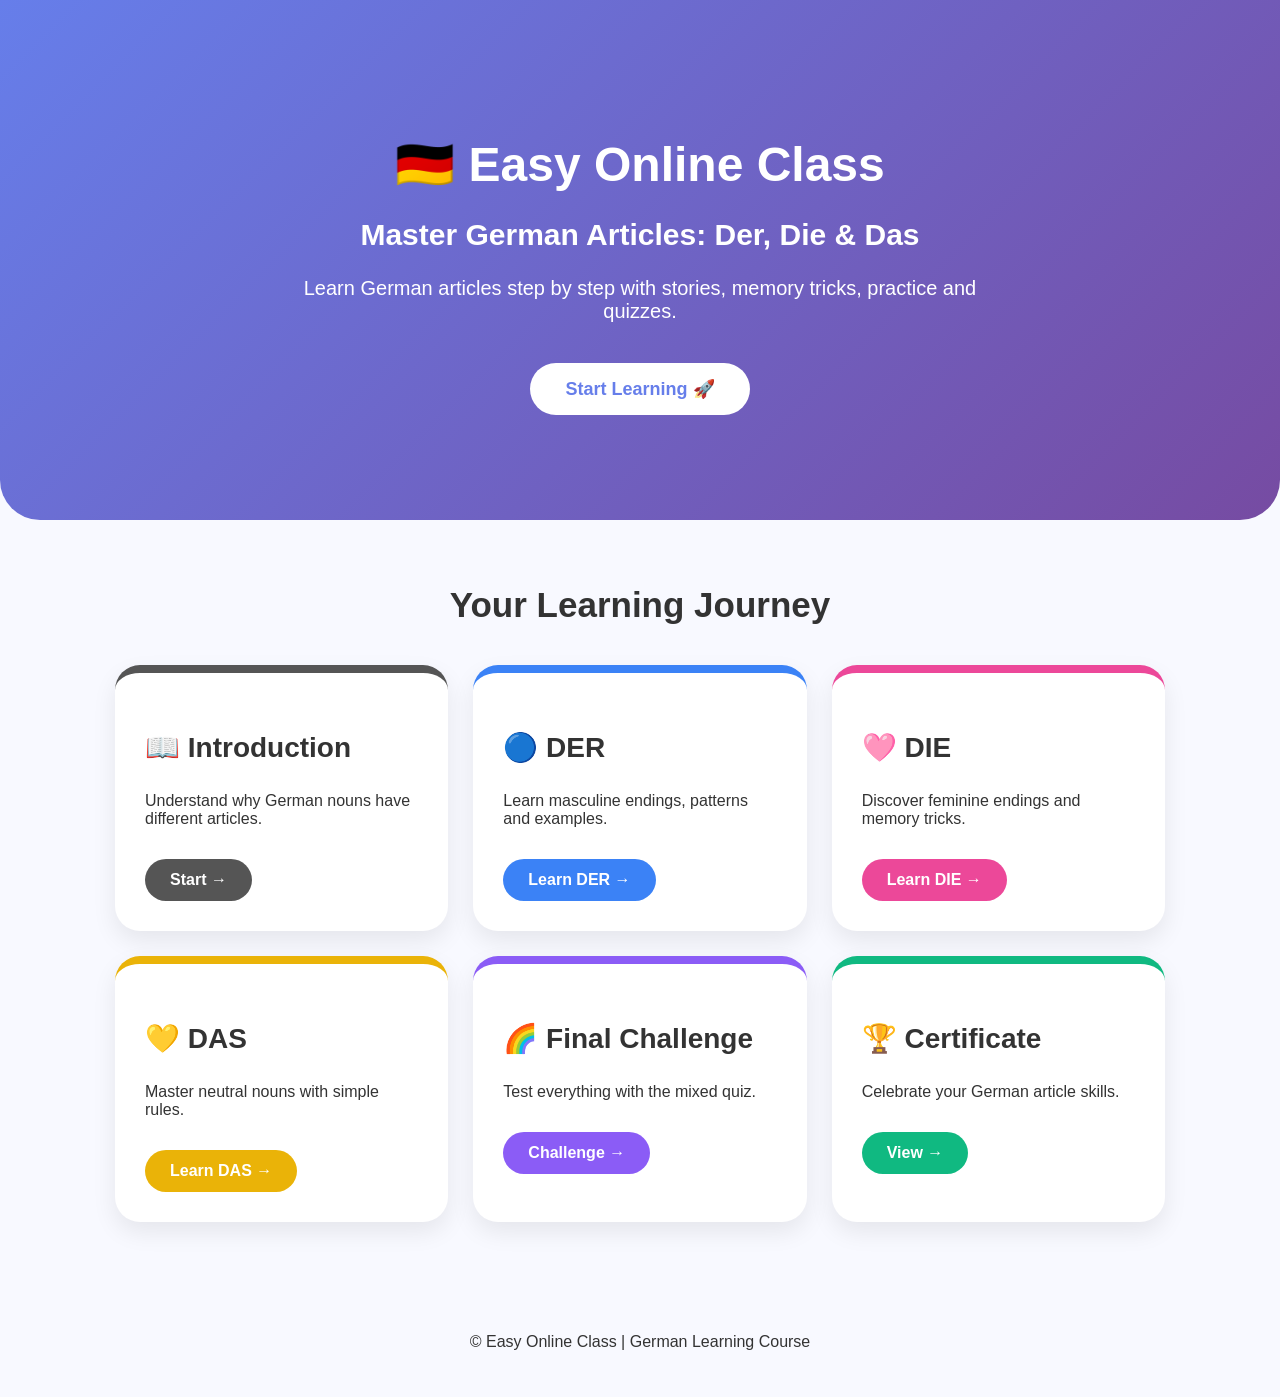
<file: index.html>
<!DOCTYPE html>
<html lang="en">
<head>
<meta charset="UTF-8">
<meta name="viewport" content="width=device-width, initial-scale=1.0">
<title>Easy Online Class - German Articles</title>
<link rel="stylesheet" href="style.css">
</head>

<body>

<header class="hero">
    <div class="container">
        <h1>🇩🇪 Easy Online Class</h1>
        <h2>Master German Articles: Der, Die & Das</h2>
        <p>
            Learn German articles step by step with stories,
            memory tricks, practice and quizzes.
        </p>

        <a href="introduction.html" class="main-btn">
            Start Learning 🚀
        </a>
    </div>
</header>


<section class="container">

<h2 class="section-title">Your Learning Journey</h2>

<div class="cards">

<div class="card intro">
<h3>📖 Introduction</h3>
<p>
Understand why German nouns have different articles.
</p>
<a href="introduction.html">Start →</a>
</div>


<div class="card der">
<h3>🔵 DER</h3>
<p>
Learn masculine endings, patterns and examples.
</p>
<a href="der-endings.html">Learn DER →</a>
</div>


<div class="card die">
<h3>🩷 DIE</h3>
<p>
Discover feminine endings and memory tricks.
</p>
<a href="die-endings.html">Learn DIE →</a>
</div>


<div class="card das">
<h3>💛 DAS</h3>
<p>
Master neutral nouns with simple rules.
</p>
<a href="das-endings.html">Learn DAS →</a>
</div>


<div class="card mixed">
<h3>🌈 Final Challenge</h3>
<p>
Test everything with the mixed quiz.
</p>
<a href="mixed-quiz.html">Challenge →</a>
</div>


<div class="card certificate">
<h3>🏆 Certificate</h3>
<p>
Celebrate your German article skills.
</p>
<a href="certificate.html">View →</a>
</div>


</div>

</section>


<footer>
<p>© Easy Online Class | German Learning Course</p>
</footer>


<script src="script.js"></script>

</body>
</html>
</file>
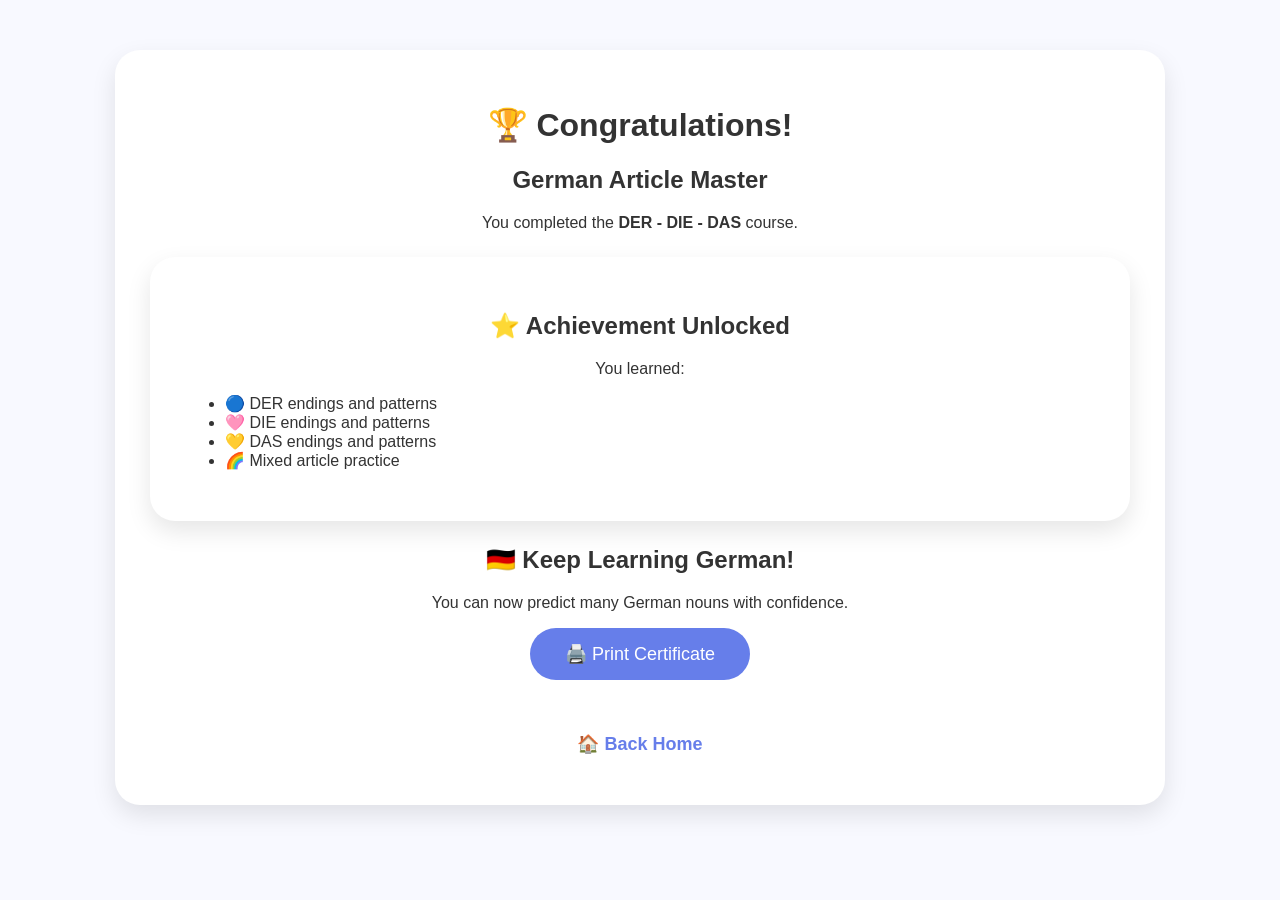
<file: certificate.html>
<!DOCTYPE html>
<html lang="en">

<head>

<meta charset="UTF-8">
<meta name="viewport" content="width=device-width, initial-scale=1.0">

<title>Certificate</title>

<link rel="stylesheet" href="style.css">

</head>


<body>


<div class="container">


<div class="lesson-box" style="text-align:center;">


<h1>
🏆 Congratulations!
</h1>



<h2>
German Article Master
</h2>


<p>
You completed the
<strong>DER - DIE - DAS</strong>
course.
</p>


<div class="lesson-box">


<h2>
⭐ Achievement Unlocked
</h2>


<p>
You learned:

</p>


<ul style="text-align:left;">

<li>🔵 DER endings and patterns</li>

<li>🩷 DIE endings and patterns</li>

<li>💛 DAS endings and patterns</li>

<li>🌈 Mixed article practice</li>

</ul>


</div>



<h2>
🇩🇪 Keep Learning German!
</h2>


<p>
You can now predict many German nouns
with confidence.
</p>



<button class="quiz-btn" onclick="window.print()">

🖨️ Print Certificate

</button>



<br><br>


<a href="index.html" class="main-btn">

🏠 Back Home

</a>


</div>


</div>



</body>

</html>
</file>
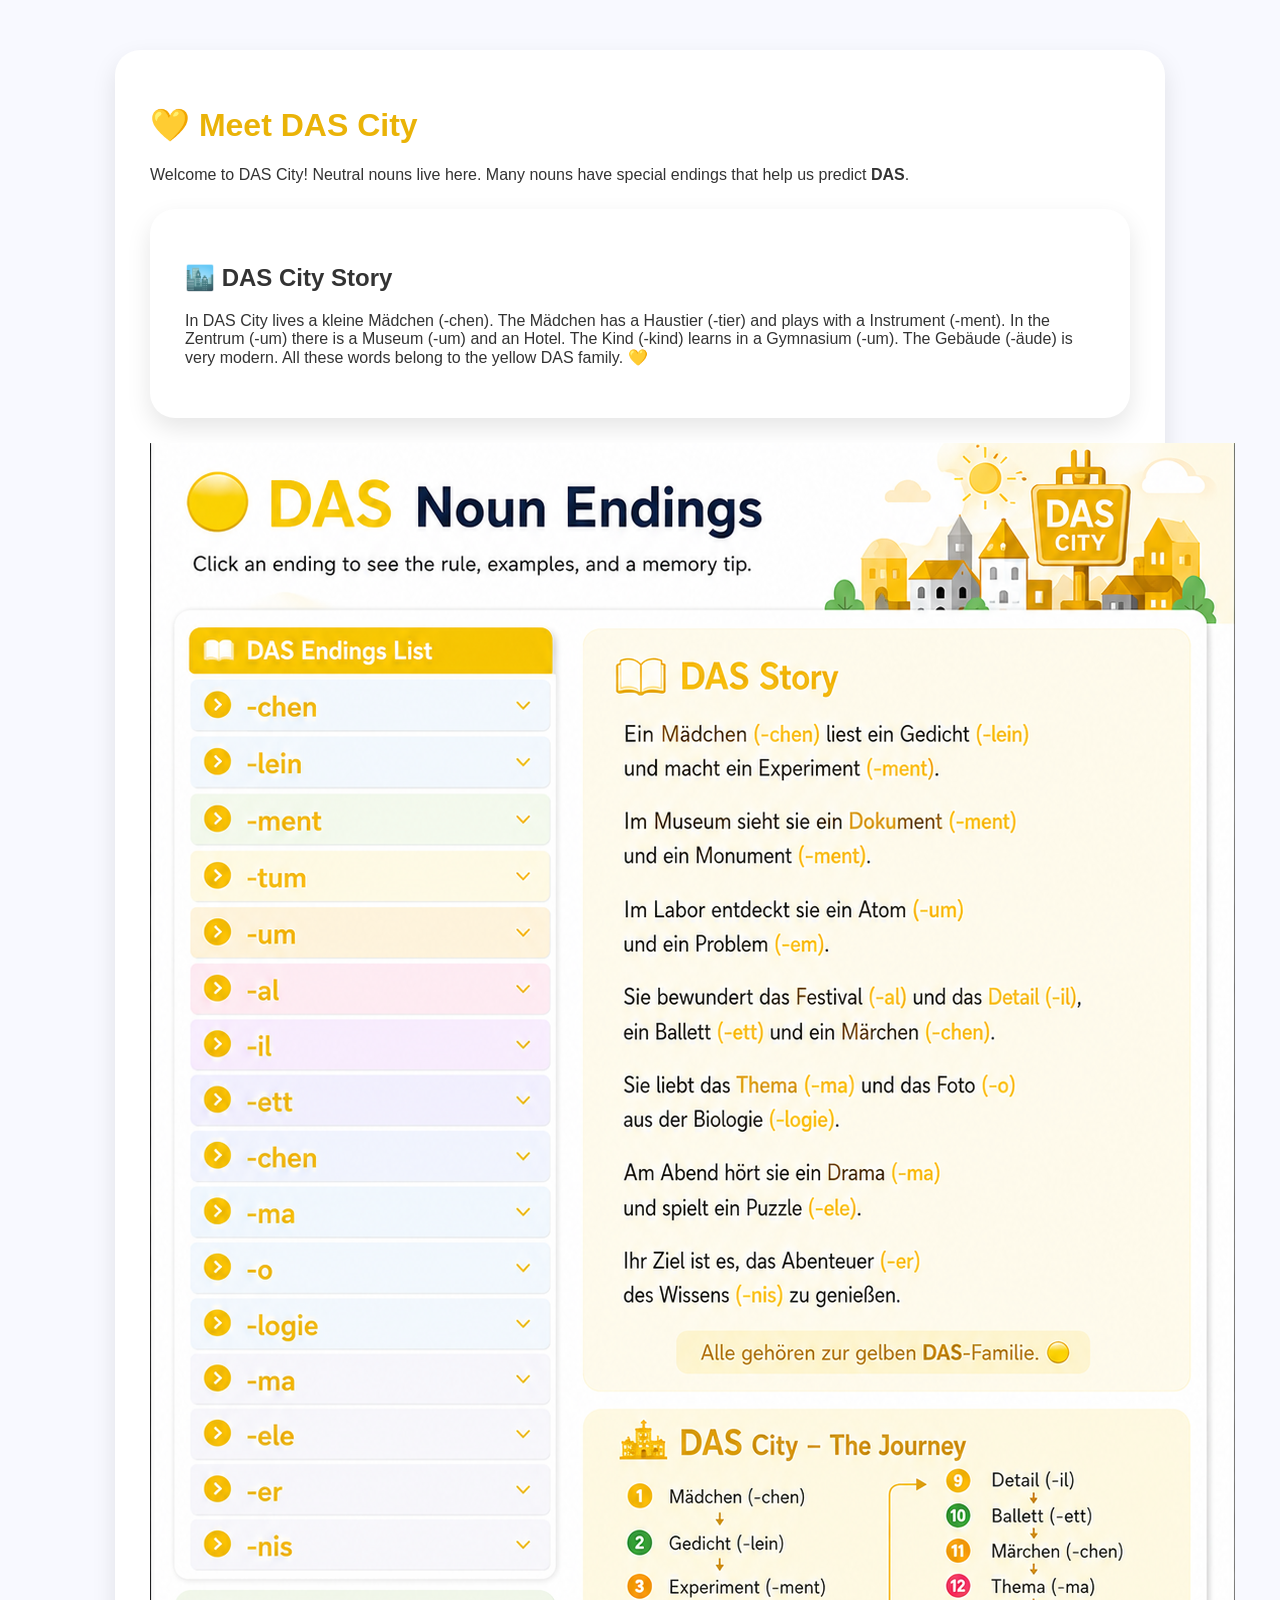
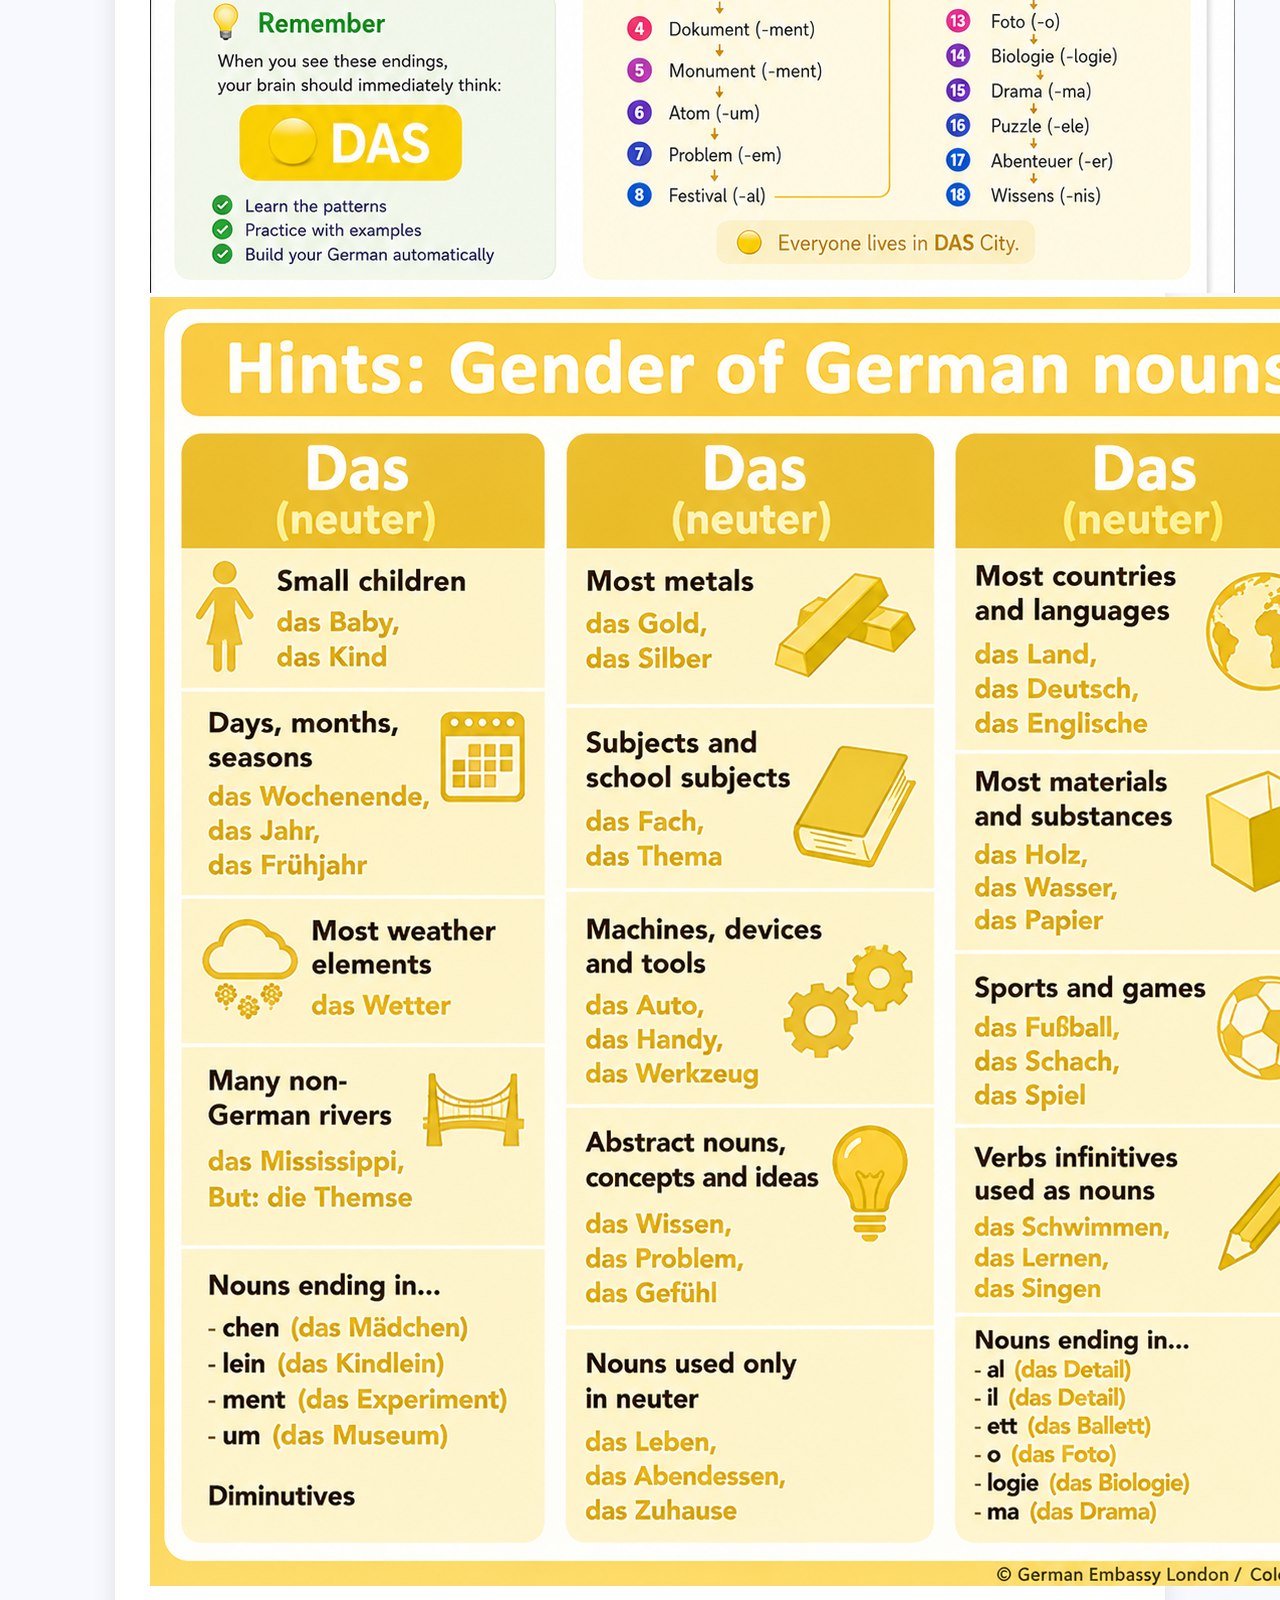
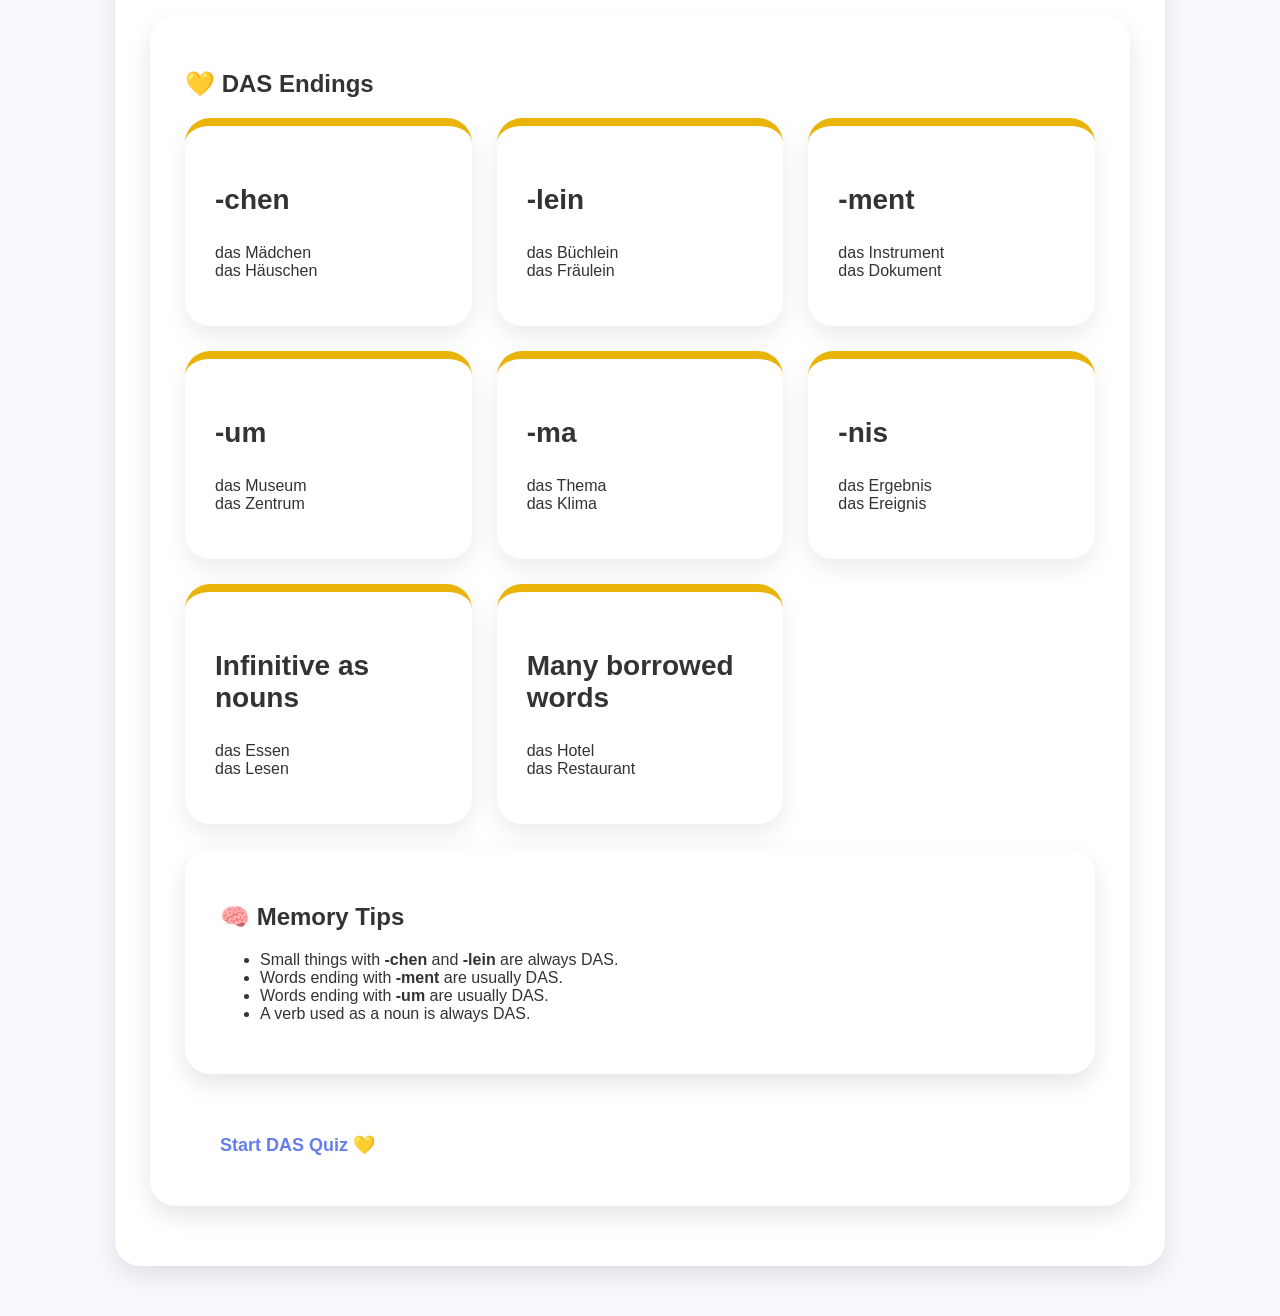
<file: das-endings.html>
<!DOCTYPE html>
<html lang="en">

<head>

<meta charset="UTF-8">
<meta name="viewport" content="width=device-width, initial-scale=1.0">

<title>DAS Endings</title>

<link rel="stylesheet" href="style.css">

</head>


<body>


<div class="container">


<div class="lesson-box">


<h1 style="color:#eab308;">
💛 Meet DAS City
</h1>


    <p>
Welcome to DAS City!
Neutral nouns live here.
Many nouns have special endings that help us predict
<strong>DAS</strong>.
    </p>



<div class="lesson-box">


<h2>🏙️ DAS City Story</h2>


       <p>

In DAS City lives a kleine Mädchen (-chen).

The Mädchen has a Haustier (-tier)
and plays with a Instrument (-ment).

In the Zentrum (-um) there is a Museum (-um)
and an Hotel.

The Kind (-kind) learns in a Gymnasium (-um).

The Gebäude (-äude) is very modern.

All these words belong to the yellow DAS family. 💛

       </p>


    </div>

    <img src="das-endings.png" alt="DAS Endings" class="lesson-image">

    <img src="das-chart.png" alt="DAS Chart" class="lesson-image">

  
    <div class="lesson-box">


         <h2>💛 DAS Endings</h2>



     <div class="cards">



<div class="card das">

<h3>-chen</h3>

<p>
das Mädchen
<br>
das Häuschen
</p>

</div>



<div class="card das">

<h3>-lein</h3>

<p>
das Büchlein
<br>
das Fräulein
</p>

</div>



<div class="card das">

<h3>-ment</h3>

<p>
das Instrument
<br>
das Dokument
</p>

</div>



<div class="card das">

<h3>-um</h3>

<p>
das Museum
<br>
das Zentrum
</p>

</div>



<div class="card das">

<h3>-ma</h3>

<p>
das Thema
<br>
das Klima
</p>

</div>



<div class="card das">

<h3>-nis</h3>

<p>
das Ergebnis
<br>
das Ereignis
</p>

</div>



<div class="card das">

<h3>Infinitive as nouns</h3>

<p>
das Essen
<br>
das Lesen
</p>

</div>



<div class="card das">

<h3>Many borrowed words</h3>

<p>
das Hotel
<br>
das Restaurant
</p>

</div>



</div>





<div class="lesson-box">


<h2>🧠 Memory Tips</h2>


<ul>

<li>
Small things with <strong>-chen</strong> and <strong>-lein</strong> are always DAS.
</li>


<li>
Words ending with <strong>-ment</strong> are usually DAS.
</li>


<li>
Words ending with <strong>-um</strong> are usually DAS.
</li>


<li>
A verb used as a noun is always DAS.
</li>


</ul>


</div>



<a href="das-quiz.html" class="main-btn">

Start DAS Quiz 💛

</a>



</div>


</div>


</body>

</html>
</file>
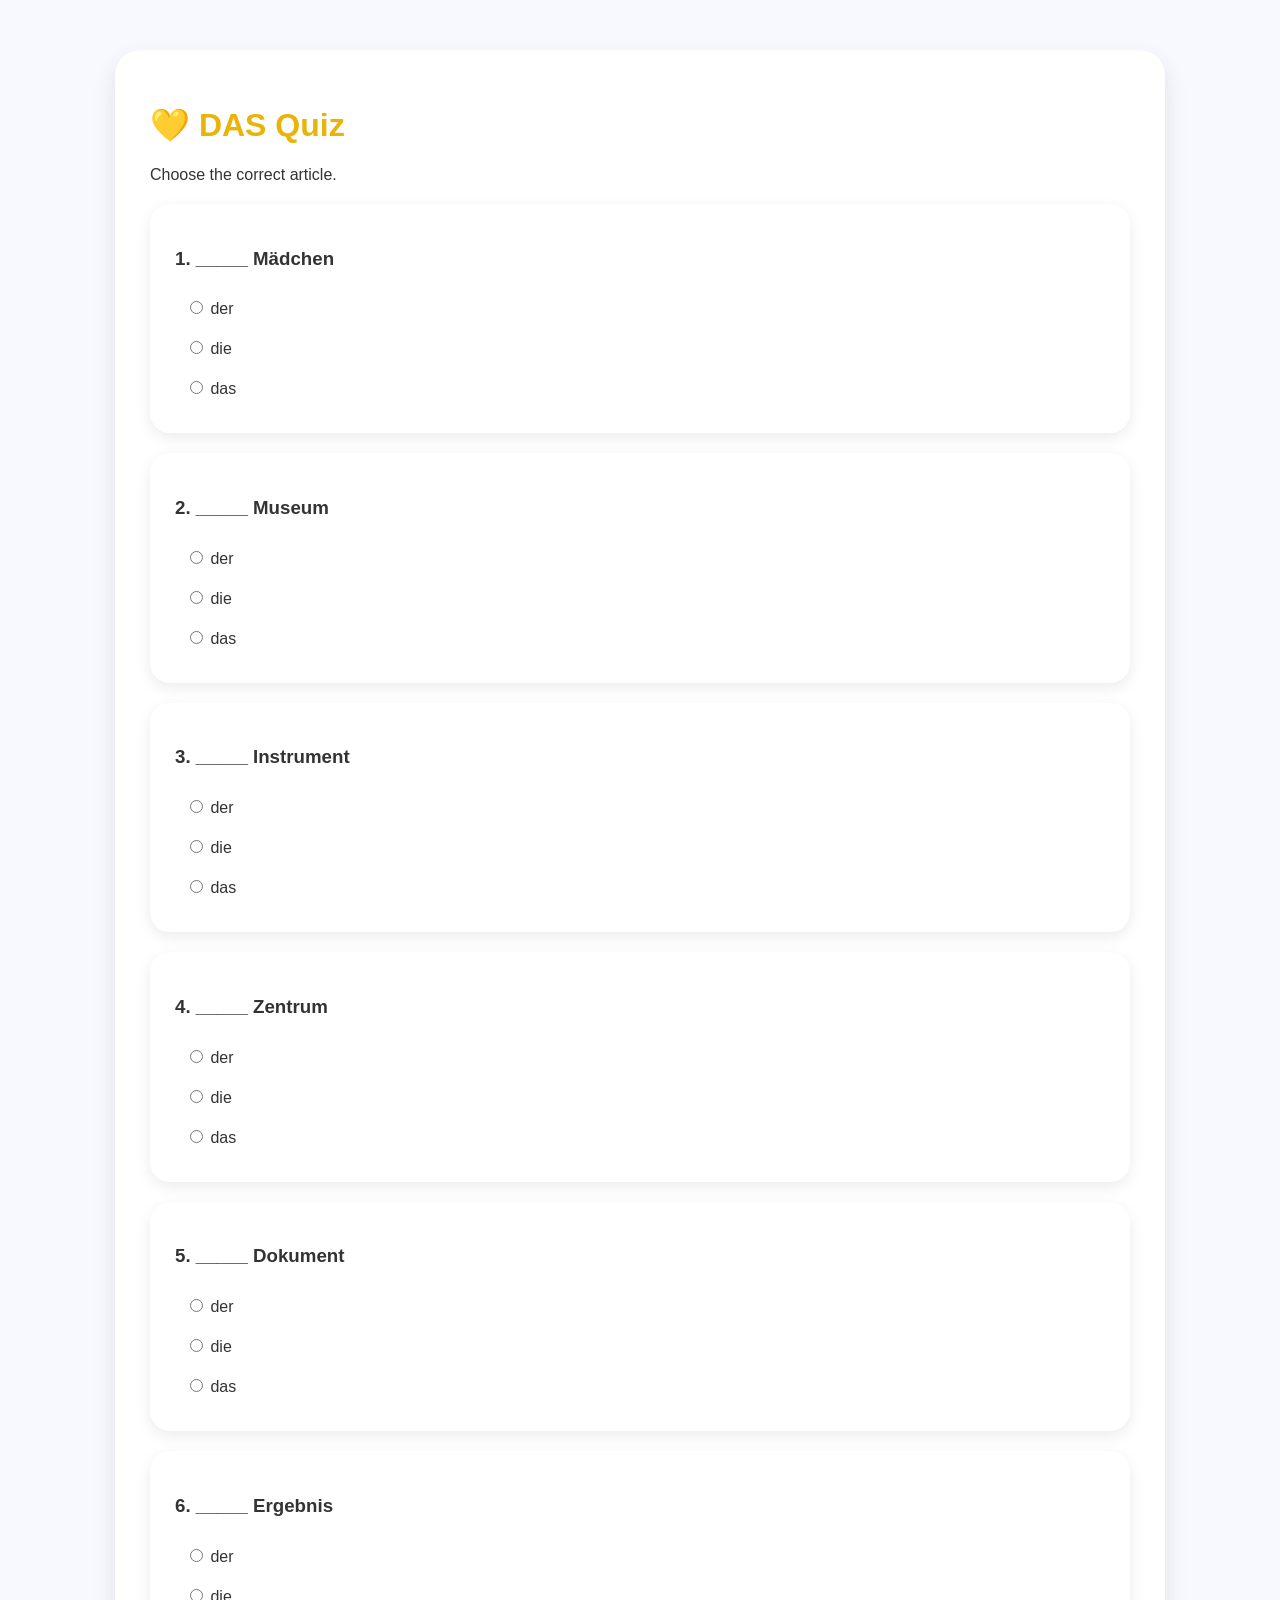
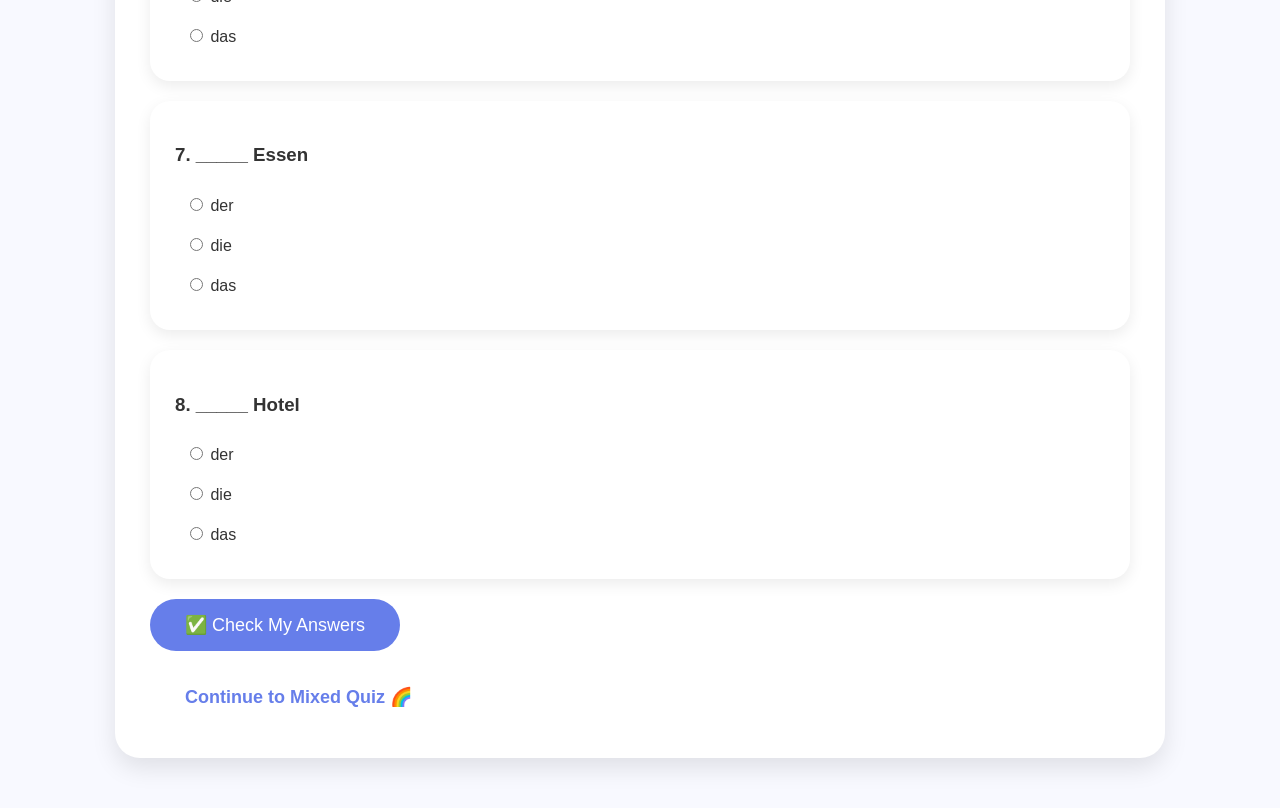
<file: das-quiz.html>
<!DOCTYPE html>
<html lang="en">

<head>

<meta charset="UTF-8">
<meta name="viewport" content="width=device-width, initial-scale=1.0">

<title>DAS Quiz</title>

<link rel="stylesheet" href="style.css">

</head>


<body>


<div class="container">


<div class="lesson-box">


<h1 style="color:#eab308;">
💛 DAS Quiz
</h1>


<p>
Choose the correct article.
</p>




<div class="question" data-answer="das">

<h3>1. _____ Mädchen</h3>

<label class="option">
<input type="radio" name="q1" value="der"> der
</label>

<label class="option">
<input type="radio" name="q1" value="die"> die
</label>

<label class="option">
<input type="radio" name="q1" value="das"> das
</label>

</div>




<div class="question" data-answer="das">

<h3>2. _____ Museum</h3>

<label class="option">
<input type="radio" name="q2" value="der"> der
</label>

<label class="option">
<input type="radio" name="q2" value="die"> die
</label>

<label class="option">
<input type="radio" name="q2" value="das"> das
</label>

</div>




<div class="question" data-answer="das">

<h3>3. _____ Instrument</h3>

<label class="option">
<input type="radio" name="q3" value="der"> der
</label>

<label class="option">
<input type="radio" name="q3" value="die"> die
</label>

<label class="option">
<input type="radio" name="q3" value="das"> das
</label>

</div>




<div class="question" data-answer="das">

<h3>4. _____ Zentrum</h3>

<label class="option">
<input type="radio" name="q4" value="der"> der
</label>

<label class="option">
<input type="radio" name="q4" value="die"> die
</label>

<label class="option">
<input type="radio" name="q4" value="das"> das
</label>

</div>




<div class="question" data-answer="das">

<h3>5. _____ Dokument</h3>

<label class="option">
<input type="radio" name="q5" value="der"> der
</label>

<label class="option">
<input type="radio" name="q5" value="die"> die
</label>

<label class="option">
<input type="radio" name="q5" value="das"> das
</label>

</div>




<div class="question" data-answer="das">

<h3>6. _____ Ergebnis</h3>

<label class="option">
<input type="radio" name="q6" value="der"> der
</label>

<label class="option">
<input type="radio" name="q6" value="die"> die
</label>

<label class="option">
<input type="radio" name="q6" value="das"> das
</label>

</div>




<div class="question" data-answer="das">

<h3>7. _____ Essen</h3>

<label class="option">
<input type="radio" name="q7" value="der"> der
</label>

<label class="option">
<input type="radio" name="q7" value="die"> die
</label>

<label class="option">
<input type="radio" name="q7" value="das"> das
</label>

</div>




<div class="question" data-answer="das">

<h3>8. _____ Hotel</h3>

<label class="option">
<input type="radio" name="q8" value="der"> der
</label>

<label class="option">
<input type="radio" name="q8" value="die"> die
</label>

<label class="option">
<input type="radio" name="q8" value="das"> das
</label>

</div>




<button class="quiz-btn" onclick="calculateQuiz()">

✅ Check My Answers

</button>



<div class="result"></div>




<br>


<a href="mixed-quiz.html" class="main-btn">

Continue to Mixed Quiz 🌈

</a>


</div>


</div>



<script src="script.js"></script>


</body>

</html>
</file>
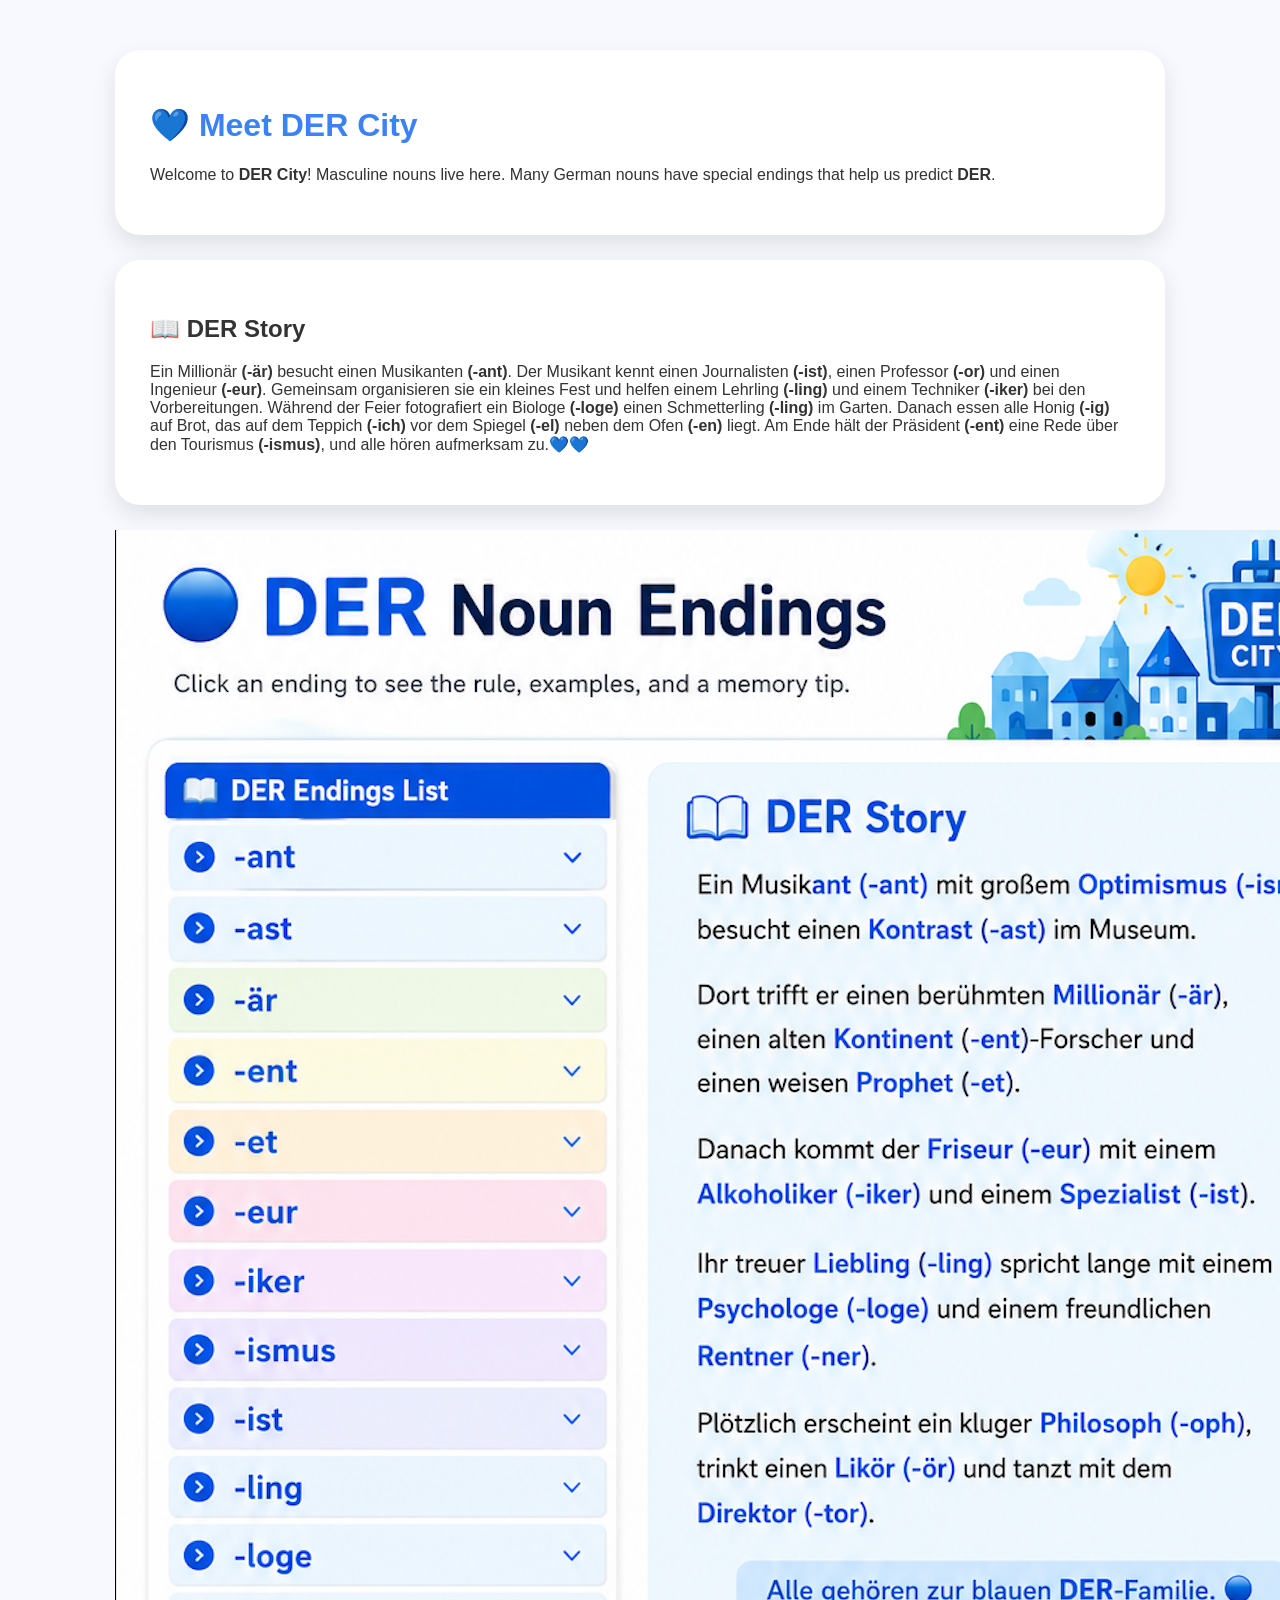
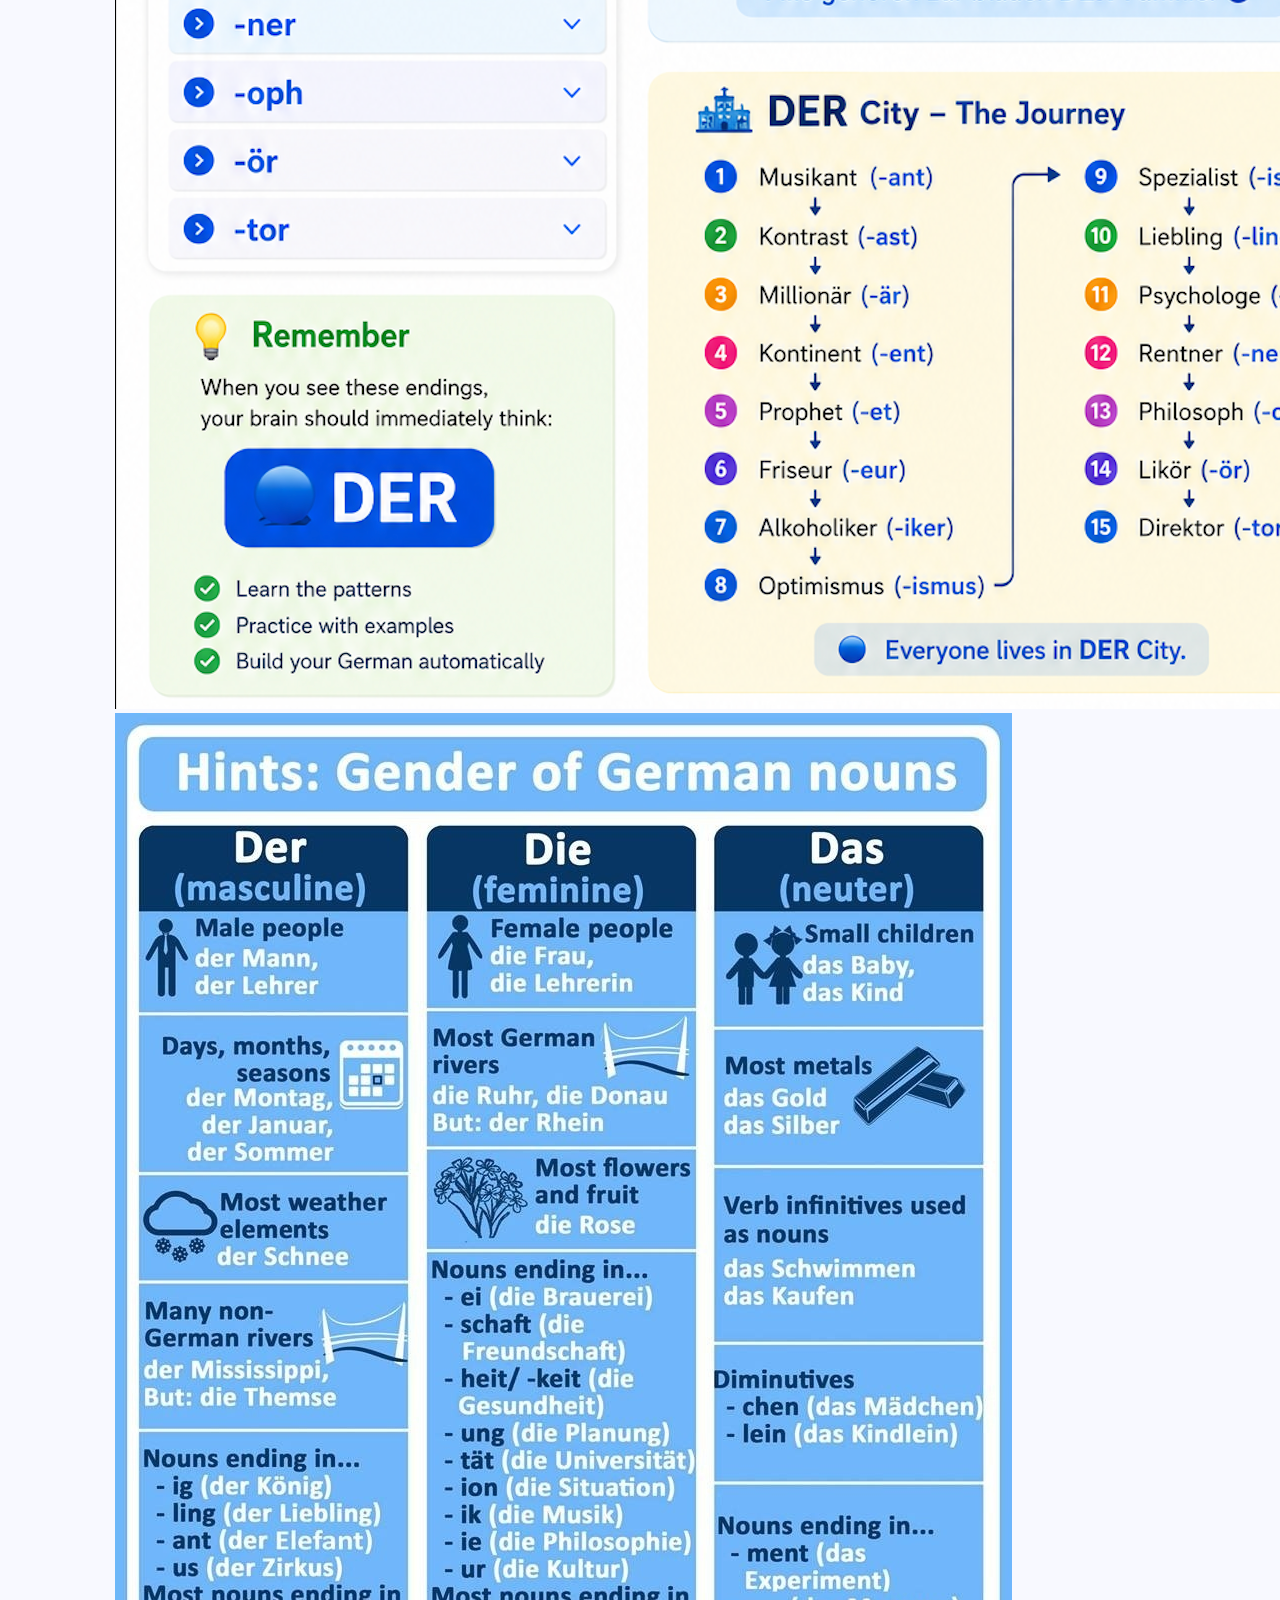
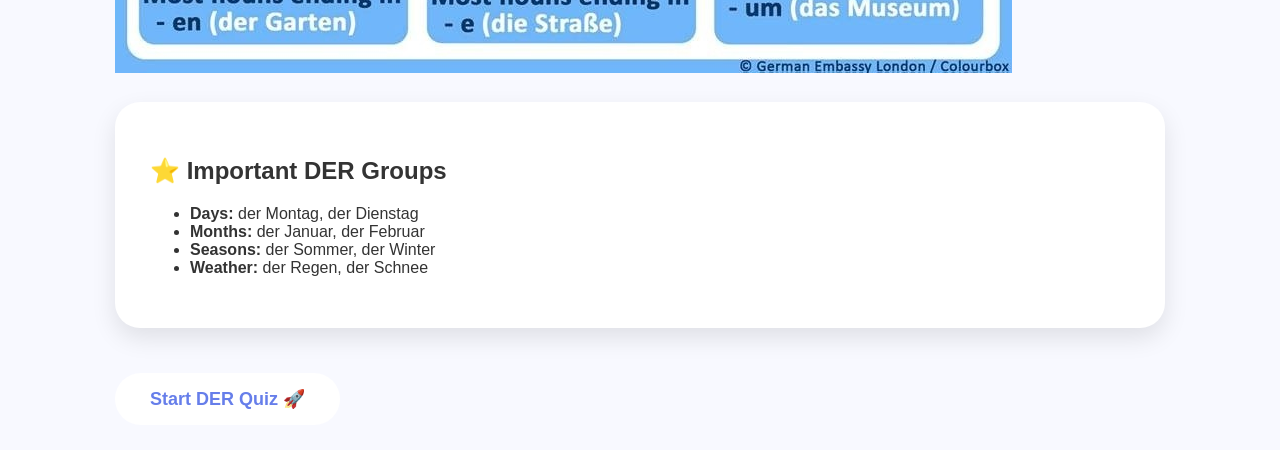
<file: der-endings.html>
<!DOCTYPE html>
<html lang="en">
<head>

    <meta charset="UTF-8">
    <meta name="viewport" content="width=device-width, initial-scale=1.0">

    <title>DER Endings</title>

    <link rel="stylesheet" href="style.css">

</head>

<body>

<div class="container">

    <div class="lesson-box">

        <h1 style="color:#3b82f6;">
            💙 Meet DER City
        </h1>

        <p>
            Welcome to <strong>DER City</strong>! Masculine nouns live here.
            Many German nouns have special endings that help us predict
            <strong>DER</strong>.
        </p>

    </div>


    <div class="lesson-box">

        <h2>📖 DER Story</h2>

        <p>
         Ein Millionär <strong>(-är)</strong> besucht einen Musikanten <strong>(-ant)</strong>.
         Der Musikant kennt einen Journalisten <strong>(-ist)</strong>, einen Professor <strong>(-or)</strong> und einen Ingenieur <strong>(-eur)</strong>.
         Gemeinsam organisieren sie ein kleines Fest und helfen einem Lehrling <strong>(-ling)</strong> und einem Techniker <strong>(-iker)</strong> bei den Vorbereitungen.
         Während der Feier fotografiert ein Biologe <strong>(-loge)</strong> einen Schmetterling <strong>(-ling)</strong> im Garten.
         Danach essen alle Honig <strong>(-ig)</strong> auf Brot, das auf dem Teppich <strong>(-ich)</strong> vor dem Spiegel <strong>(-el)</strong> neben dem Ofen <strong>(-en)</strong> liegt.
         Am Ende hält der Präsident <strong>(-ent)</strong> eine Rede über den Tourismus <strong>(-ismus)</strong>, und alle hören aufmerksam zu.💙💙
        </p>

    </div>


    <img src="der-endings.png" alt="DER Endings" class="lesson-image">

    <img src="der-chart.png" alt="DER Chart" class="lesson-image">


    <div class="lesson-box">

        <h2>⭐ Important DER Groups</h2>

        <ul>

            <li><strong>Days:</strong> der Montag, der Dienstag</li>

            <li><strong>Months:</strong> der Januar, der Februar</li>

            <li><strong>Seasons:</strong> der Sommer, der Winter</li>

            <li><strong>Weather:</strong> der Regen, der Schnee</li>

        </ul>

    </div>


    <a href="der-quiz.html" class="main-btn">
        Start DER Quiz 🚀
    </a>

</div>

</body>
</html>
</file>
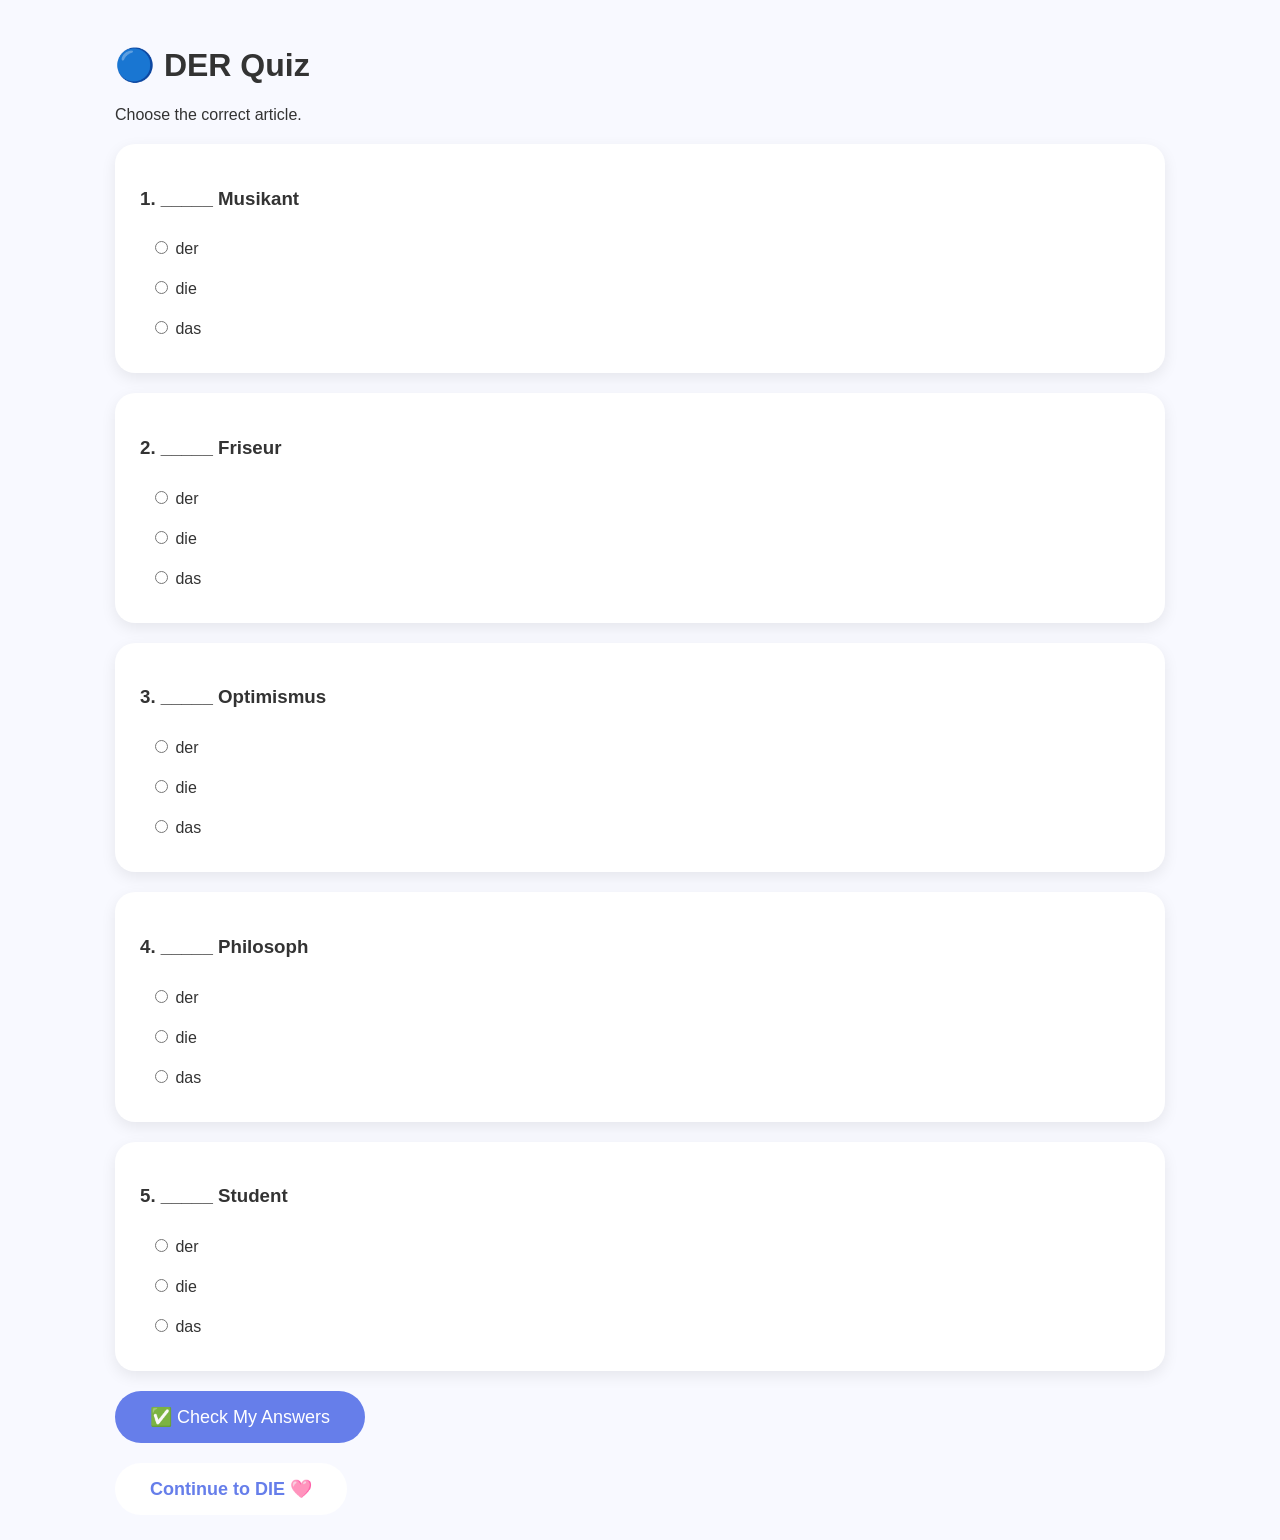
<file: der-quiz.html>
<!DOCTYPE html>
<html lang="en">

<head>

<meta charset="UTF-8">
<meta name="viewport" content="width=device-width, initial-scale=1.0">

<title>DER Quiz</title>

<link rel="stylesheet" href="style.css">

</head>


<body>


<div class="container">


<h1>🔵 DER Quiz</h1>

<p>
Choose the correct article.
</p>



<div class="question" data-answer="der">

<h3>1. _____ Musikant</h3>

<label class="option">
<input type="radio" name="q1" value="der"> der
</label>

<label class="option">
<input type="radio" name="q1" value="die"> die
</label>

<label class="option">
<input type="radio" name="q1" value="das"> das
</label>

</div>



<div class="question" data-answer="der">

<h3>2. _____ Friseur</h3>

<label class="option">
<input type="radio" name="q2" value="der"> der
</label>

<label class="option">
<input type="radio" name="q2" value="die"> die
</label>

<label class="option">
<input type="radio" name="q2" value="das"> das
</label>

</div>



<div class="question" data-answer="der">

<h3>3. _____ Optimismus</h3>

<label class="option">
<input type="radio" name="q3" value="der"> der
</label>

<label class="option">
<input type="radio" name="q3" value="die"> die
</label>

<label class="option">
<input type="radio" name="q3" value="das"> das
</label>

</div>




<div class="question" data-answer="der">

<h3>4. _____ Philosoph</h3>

<label class="option">
<input type="radio" name="q4" value="der"> der
</label>

<label class="option">
<input type="radio" name="q4" value="die"> die
</label>

<label class="option">
<input type="radio" name="q4" value="das"> das
</label>

</div>



<div class="question" data-answer="der">

<h3>5. _____ Student</h3>

<label class="option">
<input type="radio" name="q5" value="der"> der
</label>

<label class="option">
<input type="radio" name="q5" value="die"> die
</label>

<label class="option">
<input type="radio" name="q5" value="das"> das
</label>

</div>



<!-- More questions will continue in the same format -->


<button class="quiz-btn" onclick="calculateQuiz()">
✅ Check My Answers
</button>


<div class="result"></div>


<br>


<a href="die-endings.html" class="main-btn">
Continue to DIE 🩷
</a>


</div>



<script src="script.js"></script>

</body>

</html>
</file>
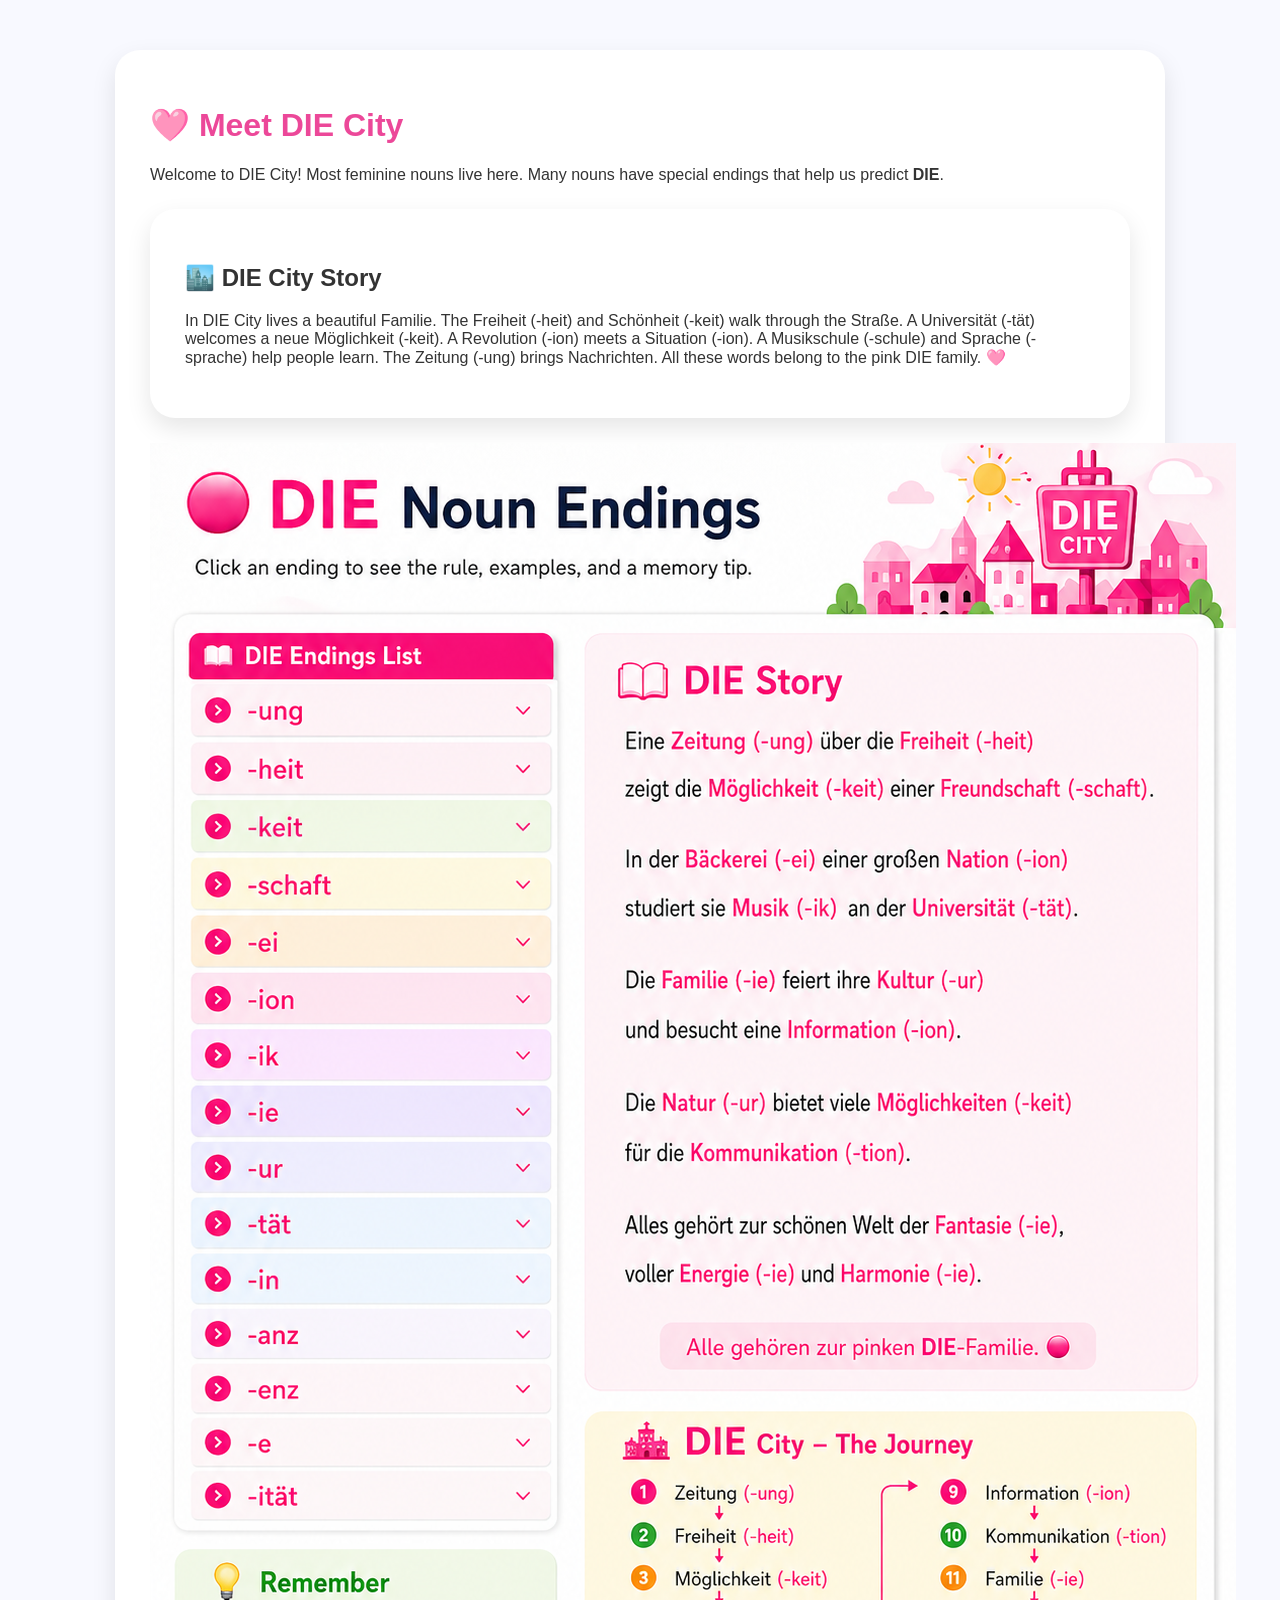
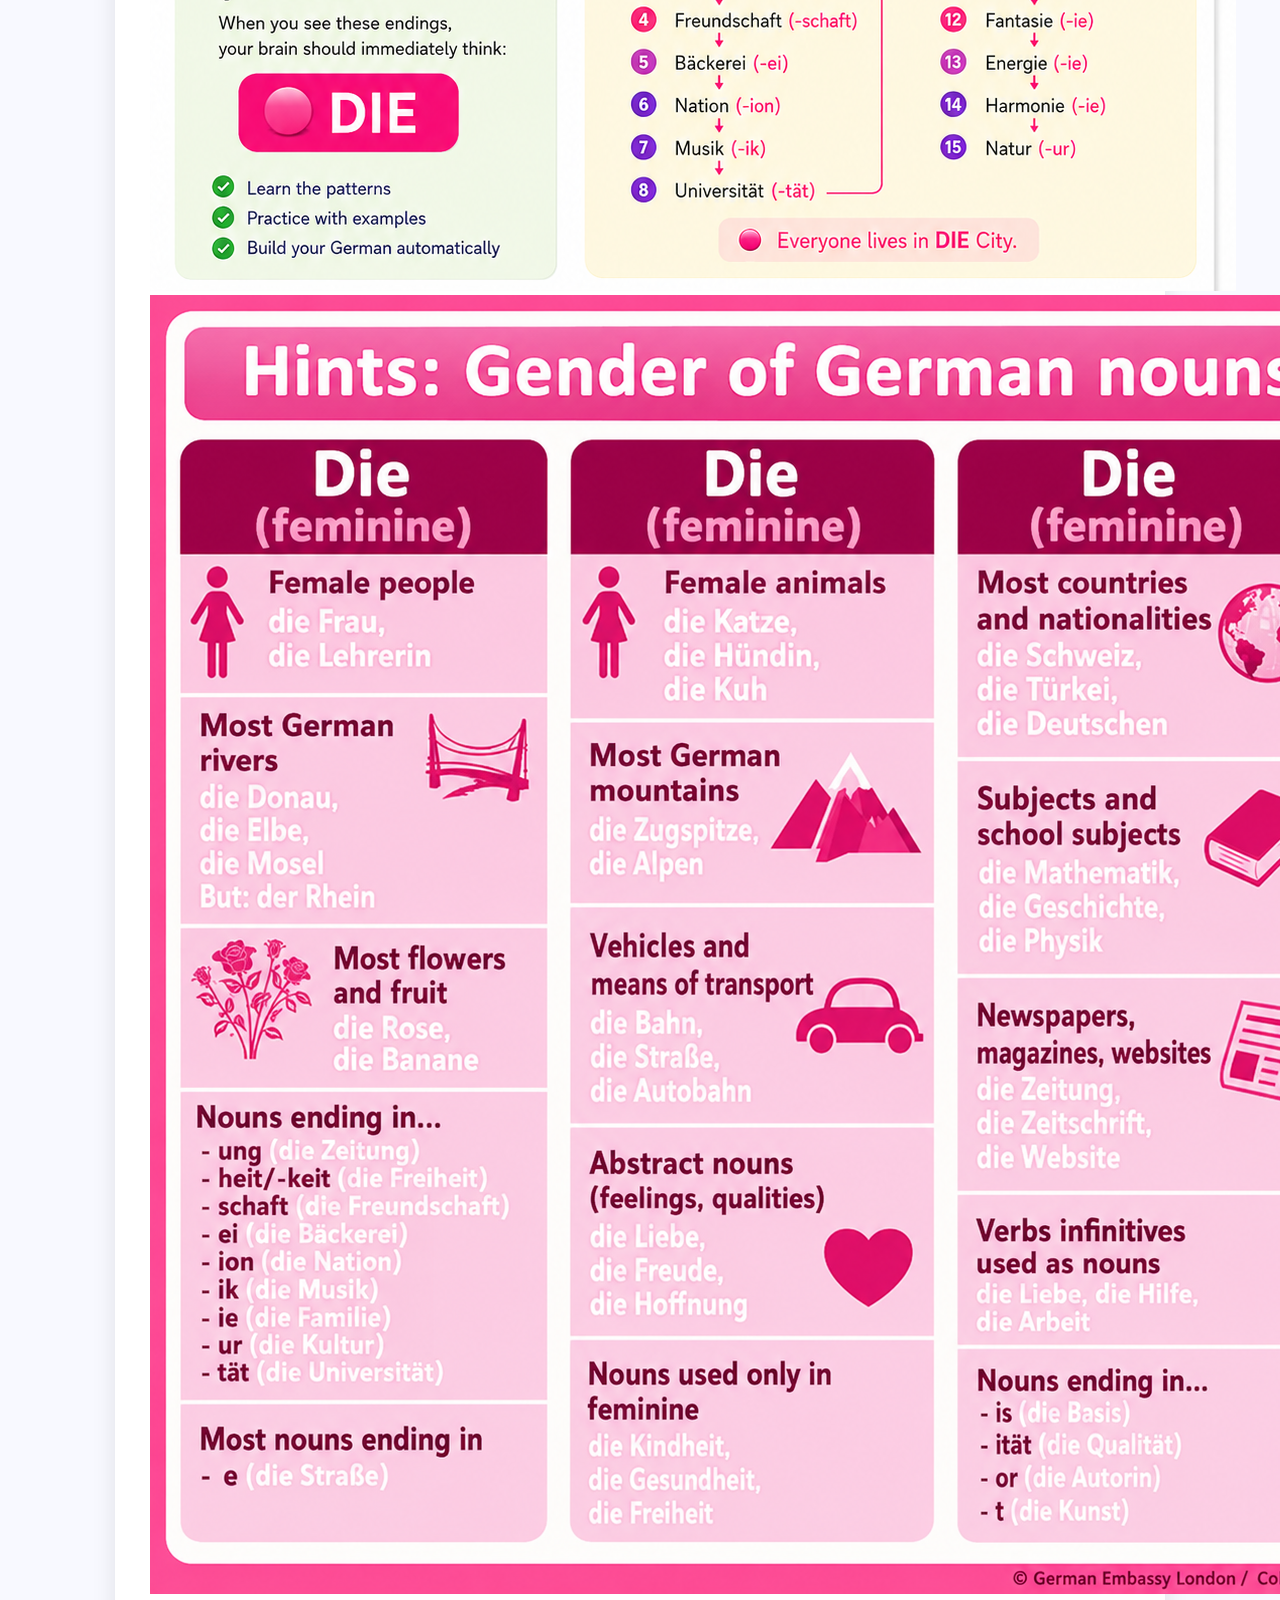
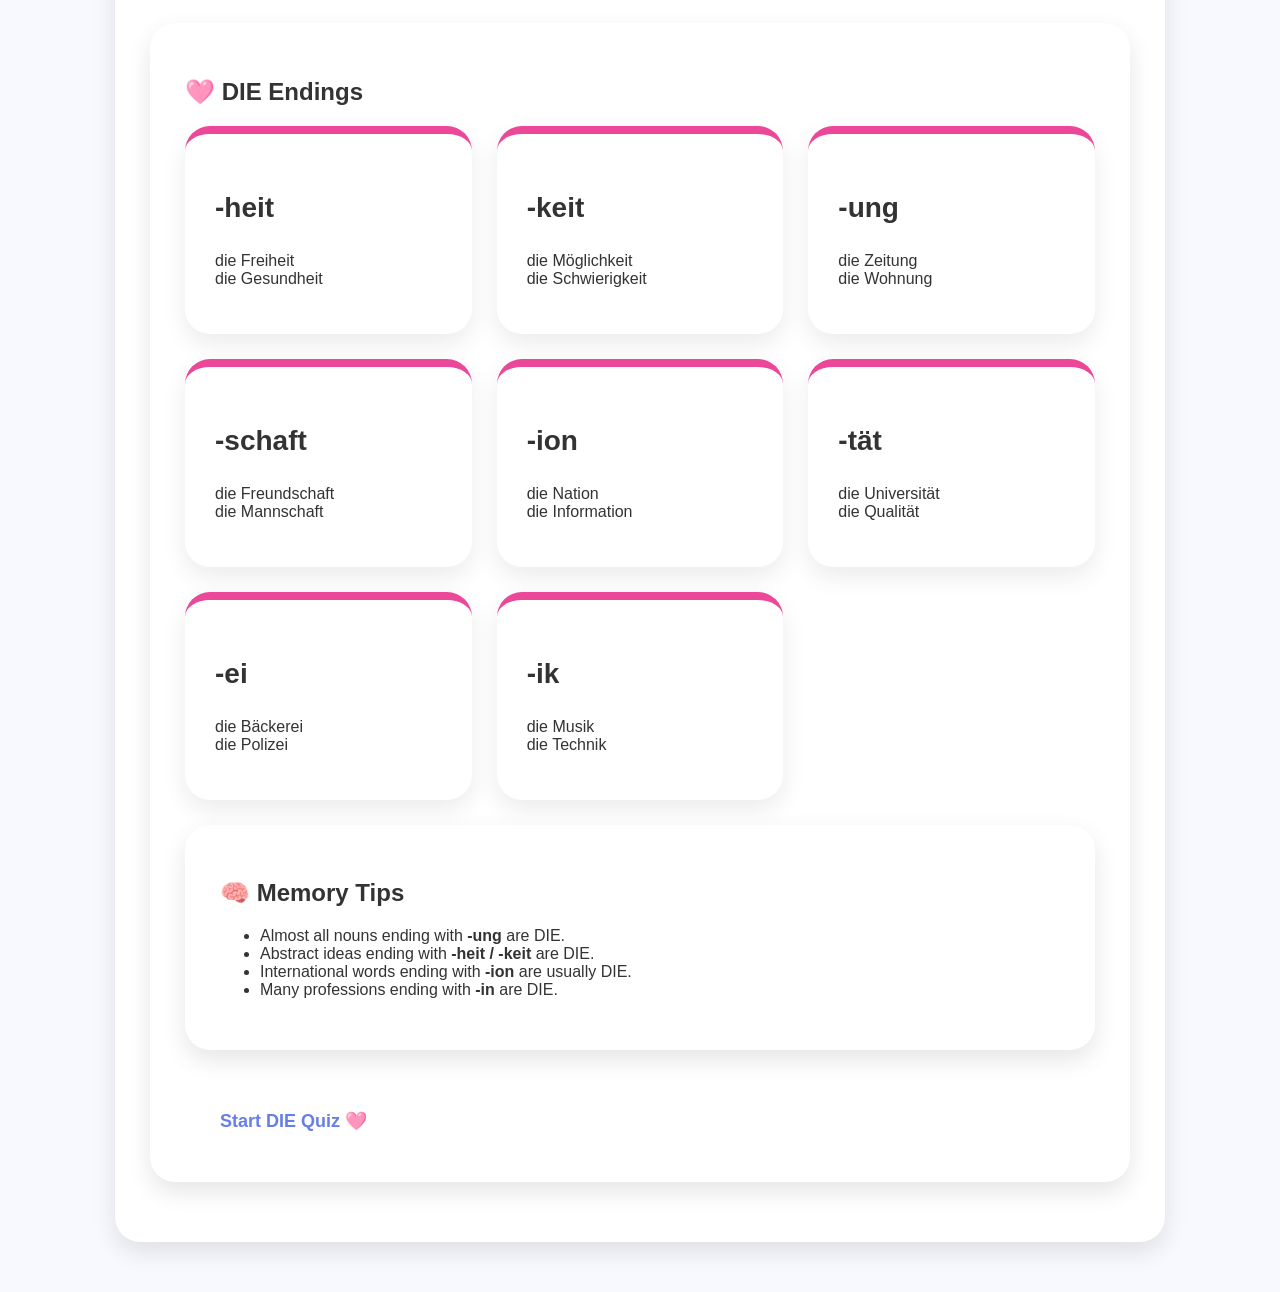
<file: die-endings.html>
<!DOCTYPE html>
<html lang="en">

<head>

<meta charset="UTF-8">
<meta name="viewport" content="width=device-width, initial-scale=1.0">

<title>DIE Endings</title>

<link rel="stylesheet" href="style.css">

</head>


<body>


<div class="container">


<div class="lesson-box">


<h1 style="color:#ec4899;">🩷 Meet DIE City</h1>


<p>
Welcome to DIE City!
Most feminine nouns live here.
Many nouns have special endings that help us predict
<strong>DIE</strong>.
</p>



<div class="lesson-box">


<h2>🏙️ DIE City Story</h2>


<p>

In DIE City lives a beautiful Familie.

The Freiheit (-heit) and Schönheit (-keit)
walk through the Straße.

A Universität (-tät) welcomes a neue Möglichkeit (-keit).

A Revolution (-ion) meets a Situation (-ion).

A Musikschule (-schule) and Sprache (-sprache)
help people learn.

The Zeitung (-ung) brings Nachrichten.

All these words belong to the pink DIE family. 🩷

</p>


</div>
  
<img src="die-endings.png" alt="DIE Endings" class="lesson-image">

<img src="die-chart.png" alt="DIE Chart" class="lesson-image">


<div class="lesson-box">
  
<h2>🩷 DIE Endings</h2>



<div class="cards">



<div class="card die">

<h3>-heit</h3>

<p>
die Freiheit
<br>
die Gesundheit
</p>

</div>



<div class="card die">

<h3>-keit</h3>

<p>
die Möglichkeit
<br>
die Schwierigkeit
</p>

</div>



<div class="card die">

<h3>-ung</h3>

<p>
die Zeitung
<br>
die Wohnung
</p>

</div>



<div class="card die">

<h3>-schaft</h3>

<p>
die Freundschaft
<br>
die Mannschaft
</p>

</div>



<div class="card die">

<h3>-ion</h3>

<p>
die Nation
<br>
die Information
</p>

</div>



<div class="card die">

<h3>-tät</h3>

<p>
die Universität
<br>
die Qualität
</p>

</div>



<div class="card die">

<h3>-ei</h3>

<p>
die Bäckerei
<br>
die Polizei
</p>

</div>



<div class="card die">

<h3>-ik</h3>

<p>
die Musik
<br>
die Technik
</p>

</div>



</div>




<div class="lesson-box">


<h2>🧠 Memory Tips</h2>


<ul>

<li>
Almost all nouns ending with <strong>-ung</strong> are DIE.
</li>

<li>
Abstract ideas ending with <strong>-heit / -keit</strong> are DIE.
</li>

<li>
International words ending with <strong>-ion</strong> are usually DIE.
</li>

<li>
Many professions ending with <strong>-in</strong> are DIE.
</li>

</ul>


</div>



<a href="die-quiz.html" class="main-btn">
Start DIE Quiz 🩷
</a>



</div>


</div>


</body>

</html>
</file>
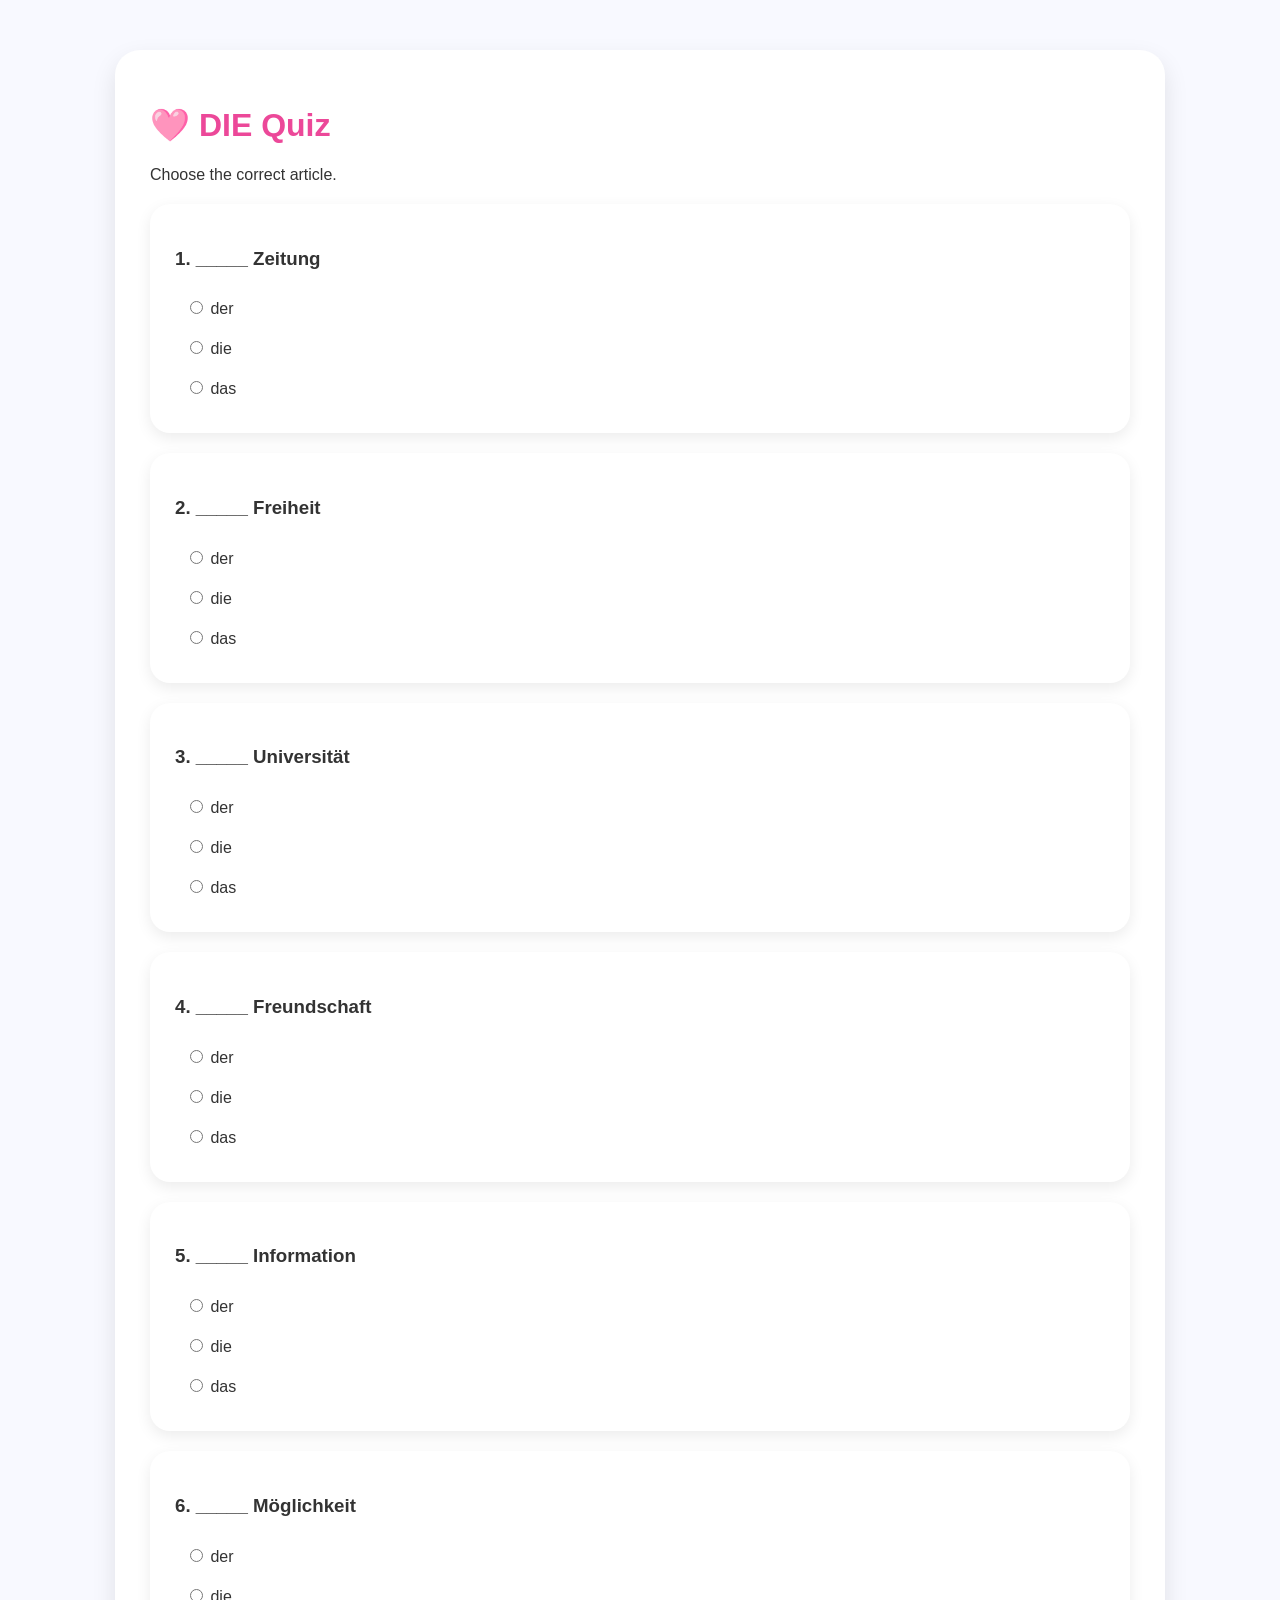
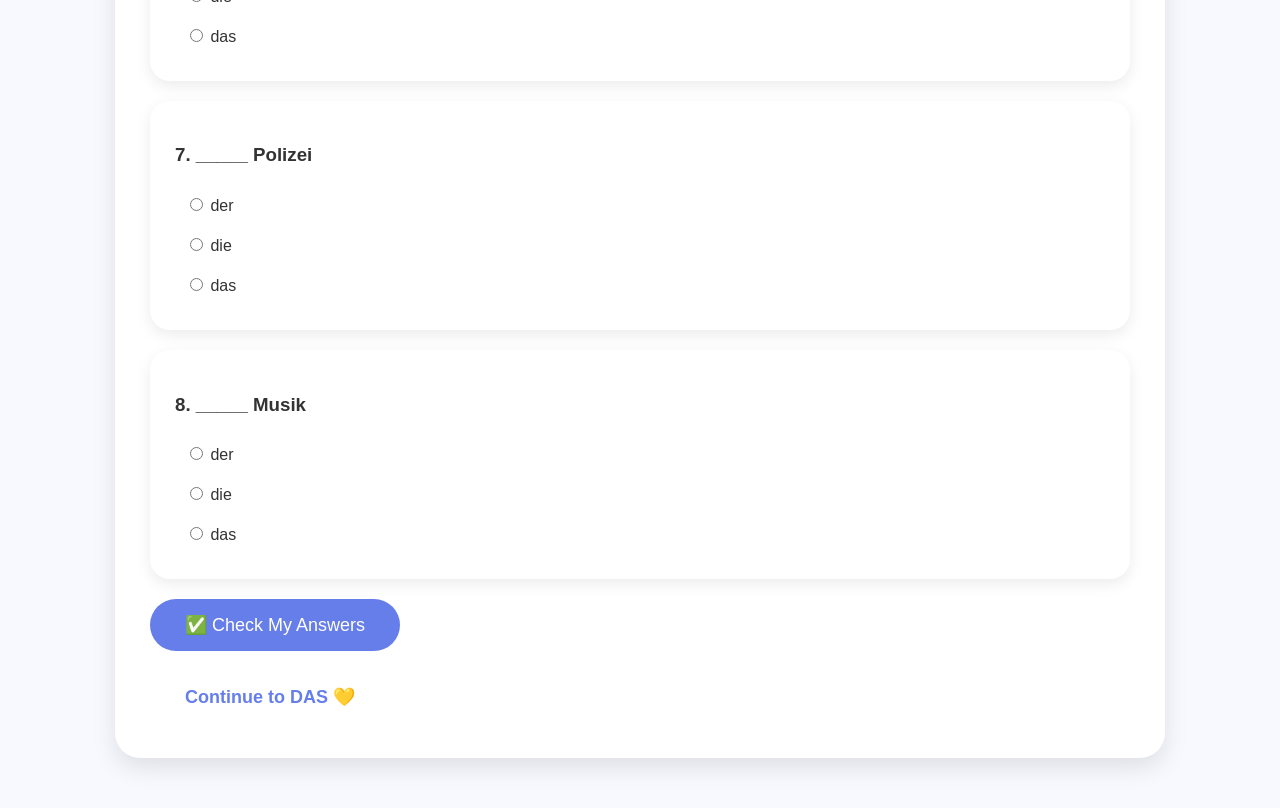
<file: die-quiz.html>
<!DOCTYPE html>
<html lang="en">

<head>

<meta charset="UTF-8">
<meta name="viewport" content="width=device-width, initial-scale=1.0">

<title>DIE Quiz</title>

<link rel="stylesheet" href="style.css">

</head>


<body>


<div class="container">


<div class="lesson-box">


<h1 style="color:#ec4899;">
🩷 DIE Quiz
</h1>


<p>
Choose the correct article.
</p>



<div class="question" data-answer="die">

<h3>1. _____ Zeitung</h3>

<label class="option">
<input type="radio" name="q1" value="der"> der
</label>

<label class="option">
<input type="radio" name="q1" value="die"> die
</label>

<label class="option">
<input type="radio" name="q1" value="das"> das
</label>

</div>



<div class="question" data-answer="die">

<h3>2. _____ Freiheit</h3>

<label class="option">
<input type="radio" name="q2" value="der"> der
</label>

<label class="option">
<input type="radio" name="q2" value="die"> die
</label>

<label class="option">
<input type="radio" name="q2" value="das"> das
</label>

</div>



<div class="question" data-answer="die">

<h3>3. _____ Universität</h3>

<label class="option">
<input type="radio" name="q3" value="der"> der
</label>

<label class="option">
<input type="radio" name="q3" value="die"> die
</label>

<label class="option">
<input type="radio" name="q3" value="das"> das
</label>

</div>




<div class="question" data-answer="die">

<h3>4. _____ Freundschaft</h3>

<label class="option">
<input type="radio" name="q4" value="der"> der
</label>

<label class="option">
<input type="radio" name="q4" value="die"> die
</label>

<label class="option">
<input type="radio" name="q4" value="das"> das
</label>

</div>




<div class="question" data-answer="die">

<h3>5. _____ Information</h3>

<label class="option">
<input type="radio" name="q5" value="der"> der
</label>

<label class="option">
<input type="radio" name="q5" value="die"> die
</label>

<label class="option">
<input type="radio" name="q5" value="das"> das
</label>

</div>




<div class="question" data-answer="die">

<h3>6. _____ Möglichkeit</h3>

<label class="option">
<input type="radio" name="q6" value="der"> der
</label>

<label class="option">
<input type="radio" name="q6" value="die"> die
</label>

<label class="option">
<input type="radio" name="q6" value="das"> das
</label>

</div>




<div class="question" data-answer="die">

<h3>7. _____ Polizei</h3>

<label class="option">
<input type="radio" name="q7" value="der"> der
</label>

<label class="option">
<input type="radio" name="q7" value="die"> die
</label>

<label class="option">
<input type="radio" name="q7" value="das"> das
</label>

</div>



<div class="question" data-answer="die">

<h3>8. _____ Musik</h3>

<label class="option">
<input type="radio" name="q8" value="der"> der
</label>

<label class="option">
<input type="radio" name="q8" value="die"> die
</label>

<label class="option">
<input type="radio" name="q8" value="das"> das
</label>

</div>




<button class="quiz-btn" onclick="calculateQuiz()">

✅ Check My Answers

</button>



<div class="result"></div>



<br>


<a href="das-endings.html" class="main-btn">

Continue to DAS 💛

</a>


</div>


</div>



<script src="script.js"></script>


</body>

</html>
</file>
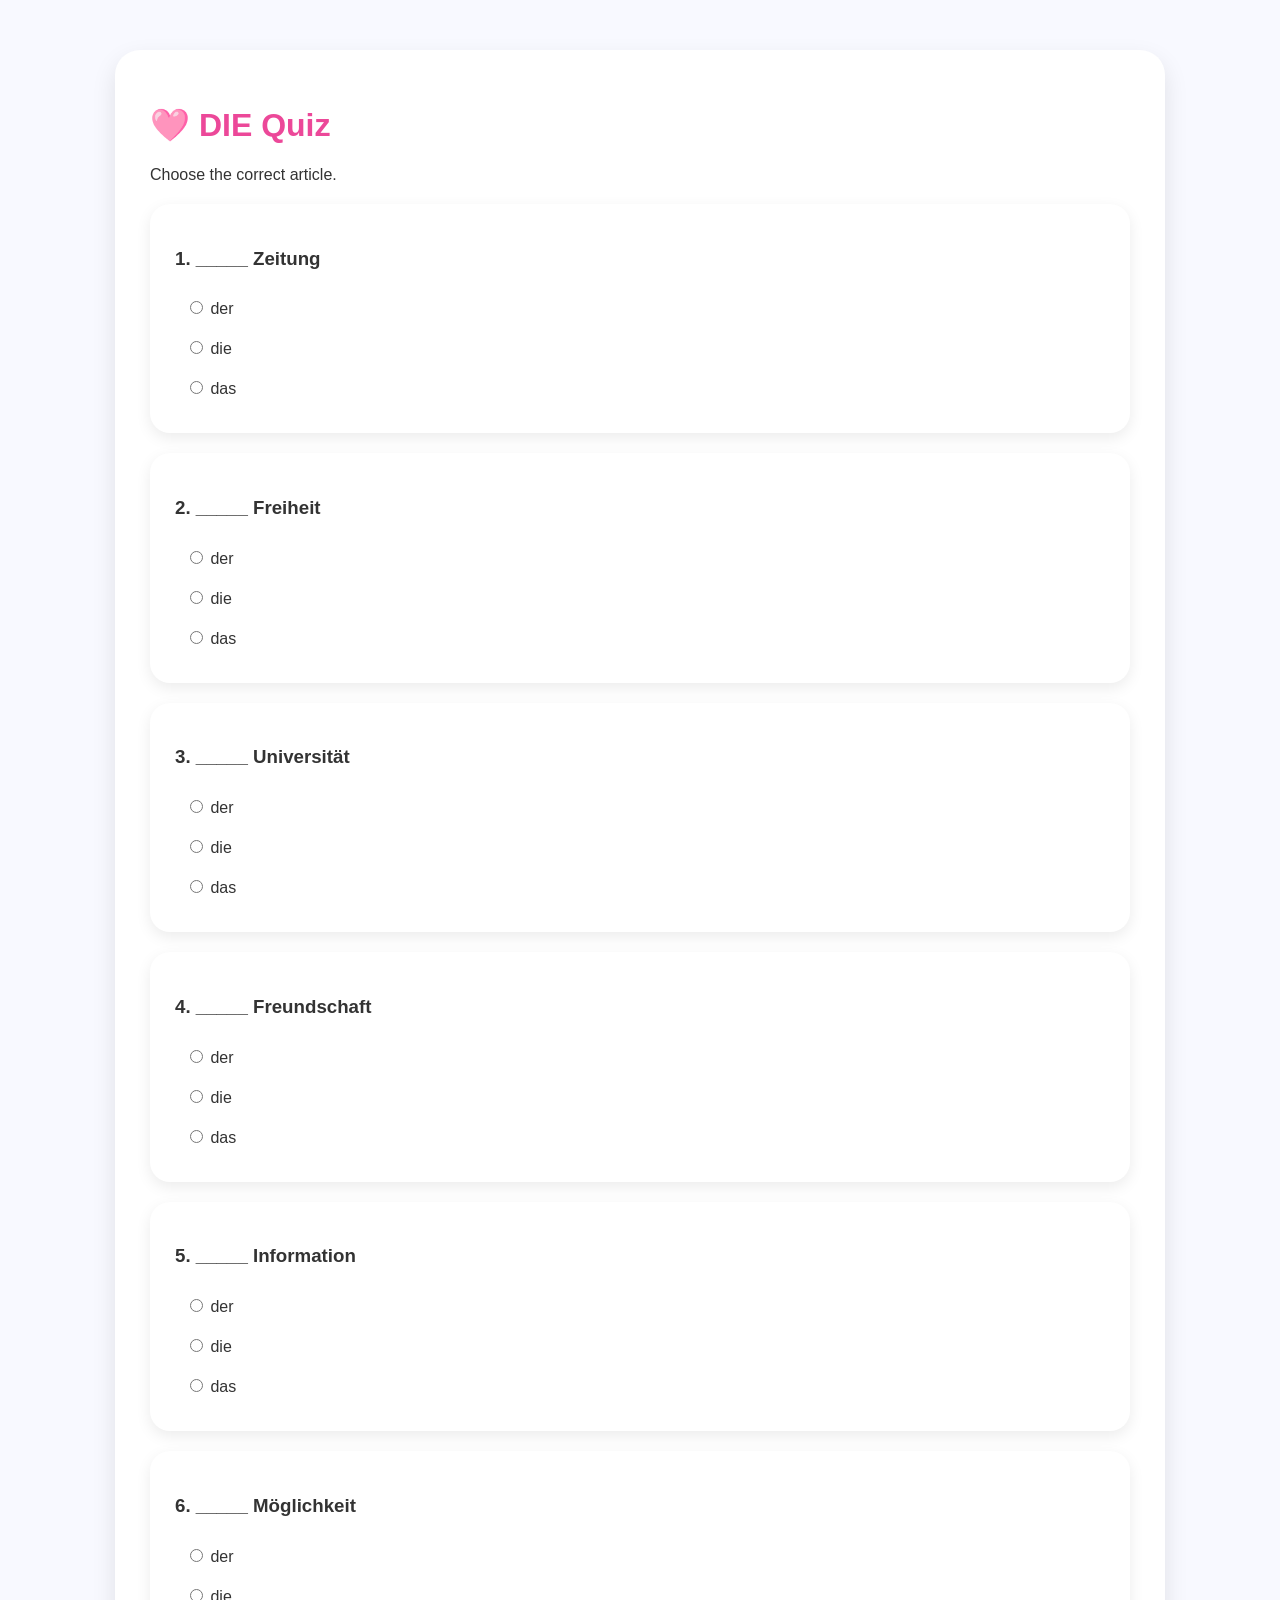
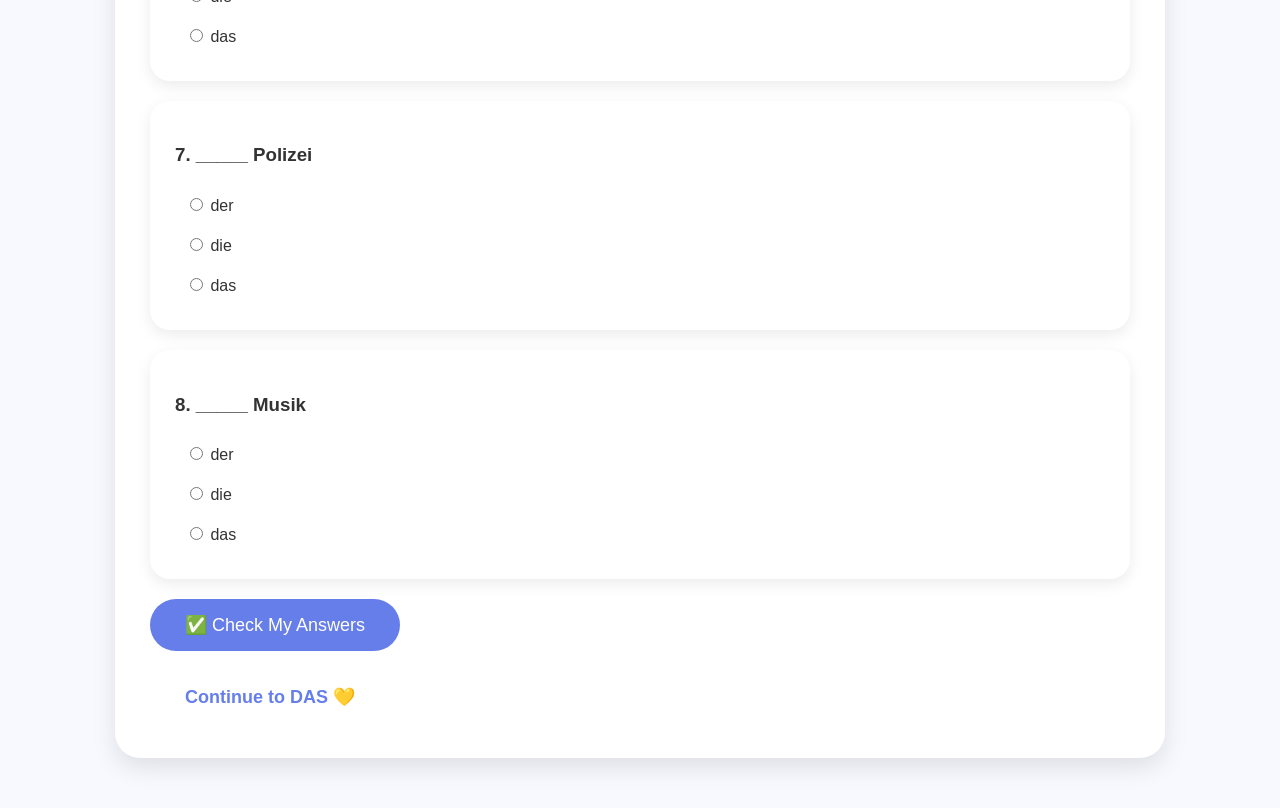
<file: die.quiz.html>
<!DOCTYPE html>
<html lang="en">

<head>

<meta charset="UTF-8">
<meta name="viewport" content="width=device-width, initial-scale=1.0">

<title>DIE Quiz</title>

<link rel="stylesheet" href="style.css">

</head>


<body>


<div class="container">


<div class="lesson-box">


<h1 style="color:#ec4899;">
🩷 DIE Quiz
</h1>


<p>
Choose the correct article.
</p>



<div class="question" data-answer="die">

<h3>1. _____ Zeitung</h3>

<label class="option">
<input type="radio" name="q1" value="der"> der
</label>

<label class="option">
<input type="radio" name="q1" value="die"> die
</label>

<label class="option">
<input type="radio" name="q1" value="das"> das
</label>

</div>



<div class="question" data-answer="die">

<h3>2. _____ Freiheit</h3>

<label class="option">
<input type="radio" name="q2" value="der"> der
</label>

<label class="option">
<input type="radio" name="q2" value="die"> die
</label>

<label class="option">
<input type="radio" name="q2" value="das"> das
</label>

</div>



<div class="question" data-answer="die">

<h3>3. _____ Universität</h3>

<label class="option">
<input type="radio" name="q3" value="der"> der
</label>

<label class="option">
<input type="radio" name="q3" value="die"> die
</label>

<label class="option">
<input type="radio" name="q3" value="das"> das
</label>

</div>




<div class="question" data-answer="die">

<h3>4. _____ Freundschaft</h3>

<label class="option">
<input type="radio" name="q4" value="der"> der
</label>

<label class="option">
<input type="radio" name="q4" value="die"> die
</label>

<label class="option">
<input type="radio" name="q4" value="das"> das
</label>

</div>




<div class="question" data-answer="die">

<h3>5. _____ Information</h3>

<label class="option">
<input type="radio" name="q5" value="der"> der
</label>

<label class="option">
<input type="radio" name="q5" value="die"> die
</label>

<label class="option">
<input type="radio" name="q5" value="das"> das
</label>

</div>




<div class="question" data-answer="die">

<h3>6. _____ Möglichkeit</h3>

<label class="option">
<input type="radio" name="q6" value="der"> der
</label>

<label class="option">
<input type="radio" name="q6" value="die"> die
</label>

<label class="option">
<input type="radio" name="q6" value="das"> das
</label>

</div>




<div class="question" data-answer="die">

<h3>7. _____ Polizei</h3>

<label class="option">
<input type="radio" name="q7" value="der"> der
</label>

<label class="option">
<input type="radio" name="q7" value="die"> die
</label>

<label class="option">
<input type="radio" name="q7" value="das"> das
</label>

</div>



<div class="question" data-answer="die">

<h3>8. _____ Musik</h3>

<label class="option">
<input type="radio" name="q8" value="der"> der
</label>

<label class="option">
<input type="radio" name="q8" value="die"> die
</label>

<label class="option">
<input type="radio" name="q8" value="das"> das
</label>

</div>




<button class="quiz-btn" onclick="calculateQuiz()">

✅ Check My Answers

</button>



<div class="result"></div>



<br>


<a href="das-endings.html" class="main-btn">

Continue to DAS 💛

</a>


</div>


</div>



<script src="script.js"></script>


</body>

</html>
</file>
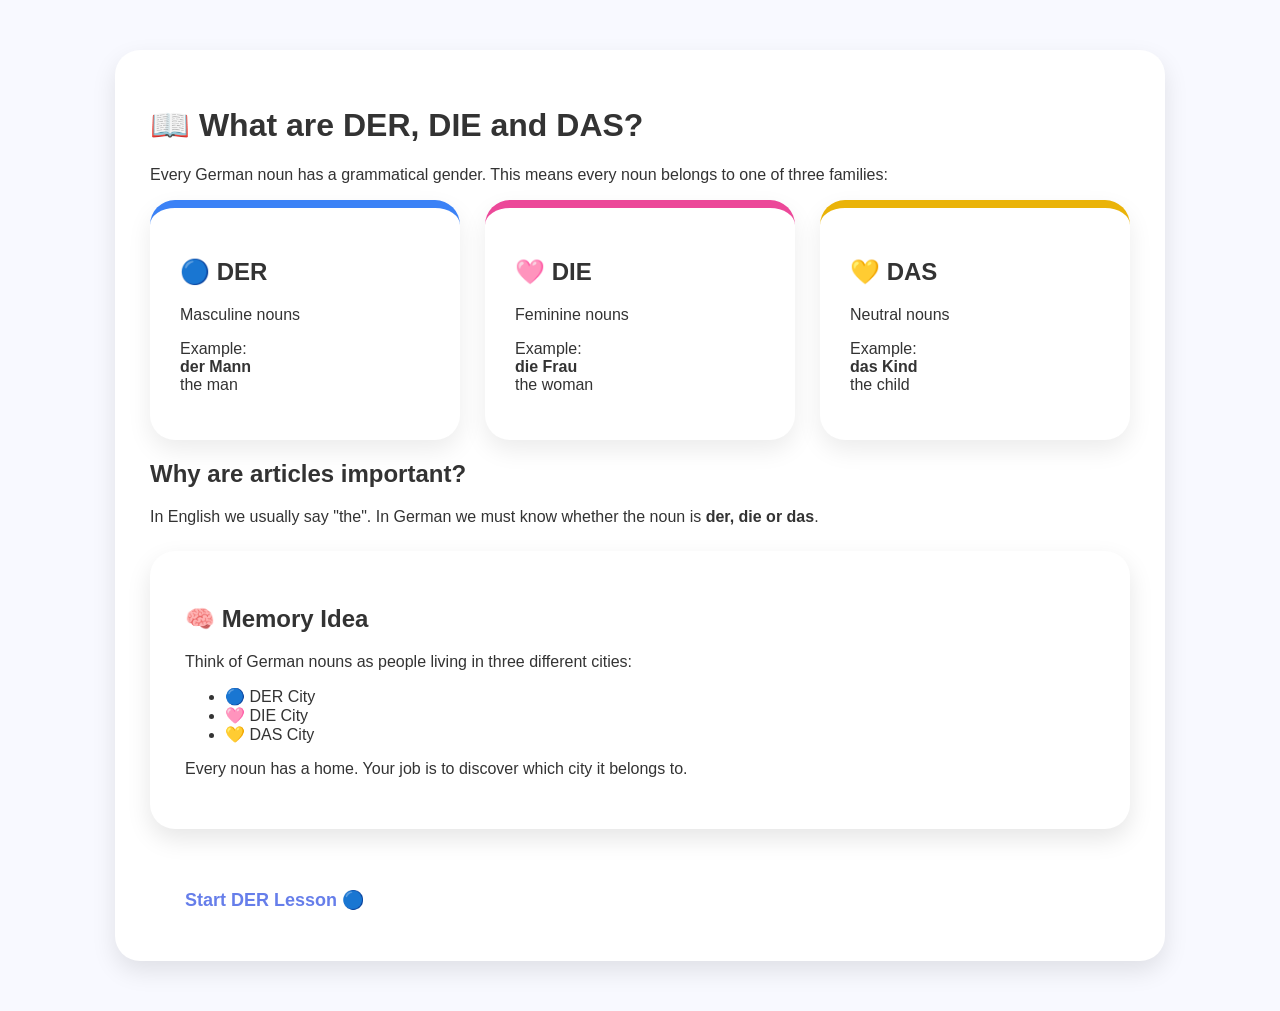
<file: introduction.html>
<!DOCTYPE html>
<html lang="en">
<head>
<meta charset="UTF-8">
<meta name="viewport" content="width=device-width, initial-scale=1.0">
<title>Introduction - German Articles</title>
<link rel="stylesheet" href="style.css">
</head>

<body>

<div class="container">

<div class="lesson-box">

<h1>📖 What are DER, DIE and DAS?</h1>

<p>
Every German noun has a grammatical gender.
This means every noun belongs to one of three families:
</p>


<div class="cards">

<div class="card der">
<h2>🔵 DER</h2>
<p>
Masculine nouns
</p>
<p>
Example:
<br>
<strong>der Mann</strong>
<br>
the man
</p>
</div>


<div class="card die">
<h2>🩷 DIE</h2>
<p>
Feminine nouns
</p>
<p>
Example:
<br>
<strong>die Frau</strong>
<br>
the woman
</p>
</div>


<div class="card das">
<h2>💛 DAS</h2>
<p>
Neutral nouns
</p>
<p>
Example:
<br>
<strong>das Kind</strong>
<br>
the child
</p>
</div>

</div>


<h2>Why are articles important?</h2>

<p>
In English we usually say "the".
In German we must know whether the noun is
<strong>der, die or das</strong>.
</p>


<div class="lesson-box">

<h2>🧠 Memory Idea</h2>

<p>
Think of German nouns as people living in three different cities:
</p>

<ul>
<li>🔵 DER City</li>
<li>🩷 DIE City</li>
<li>💛 DAS City</li>
</ul>

<p>
Every noun has a home.
Your job is to discover which city it belongs to.
</p>

</div>


<a href="der-endings.html" class="main-btn">
Start DER Lesson 🔵
</a>


</div>

</div>

</body>
</html>
</file>
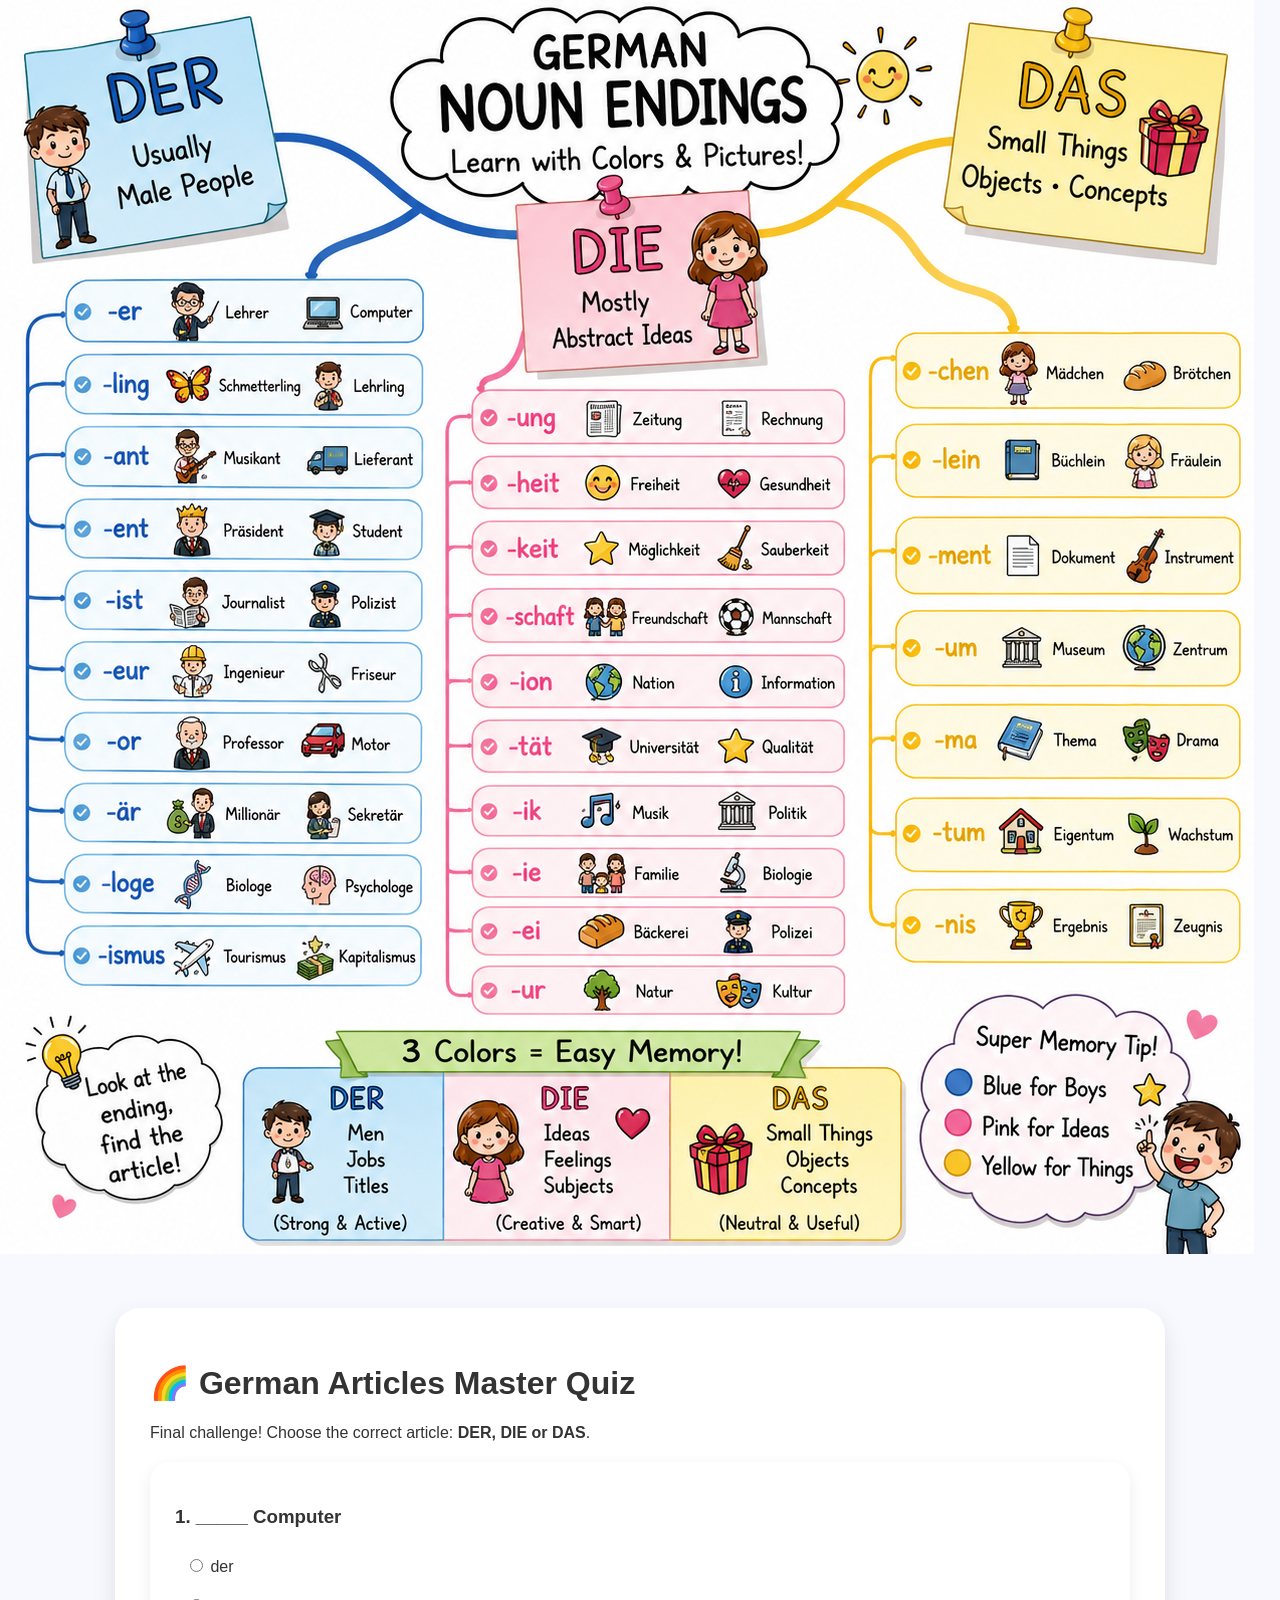
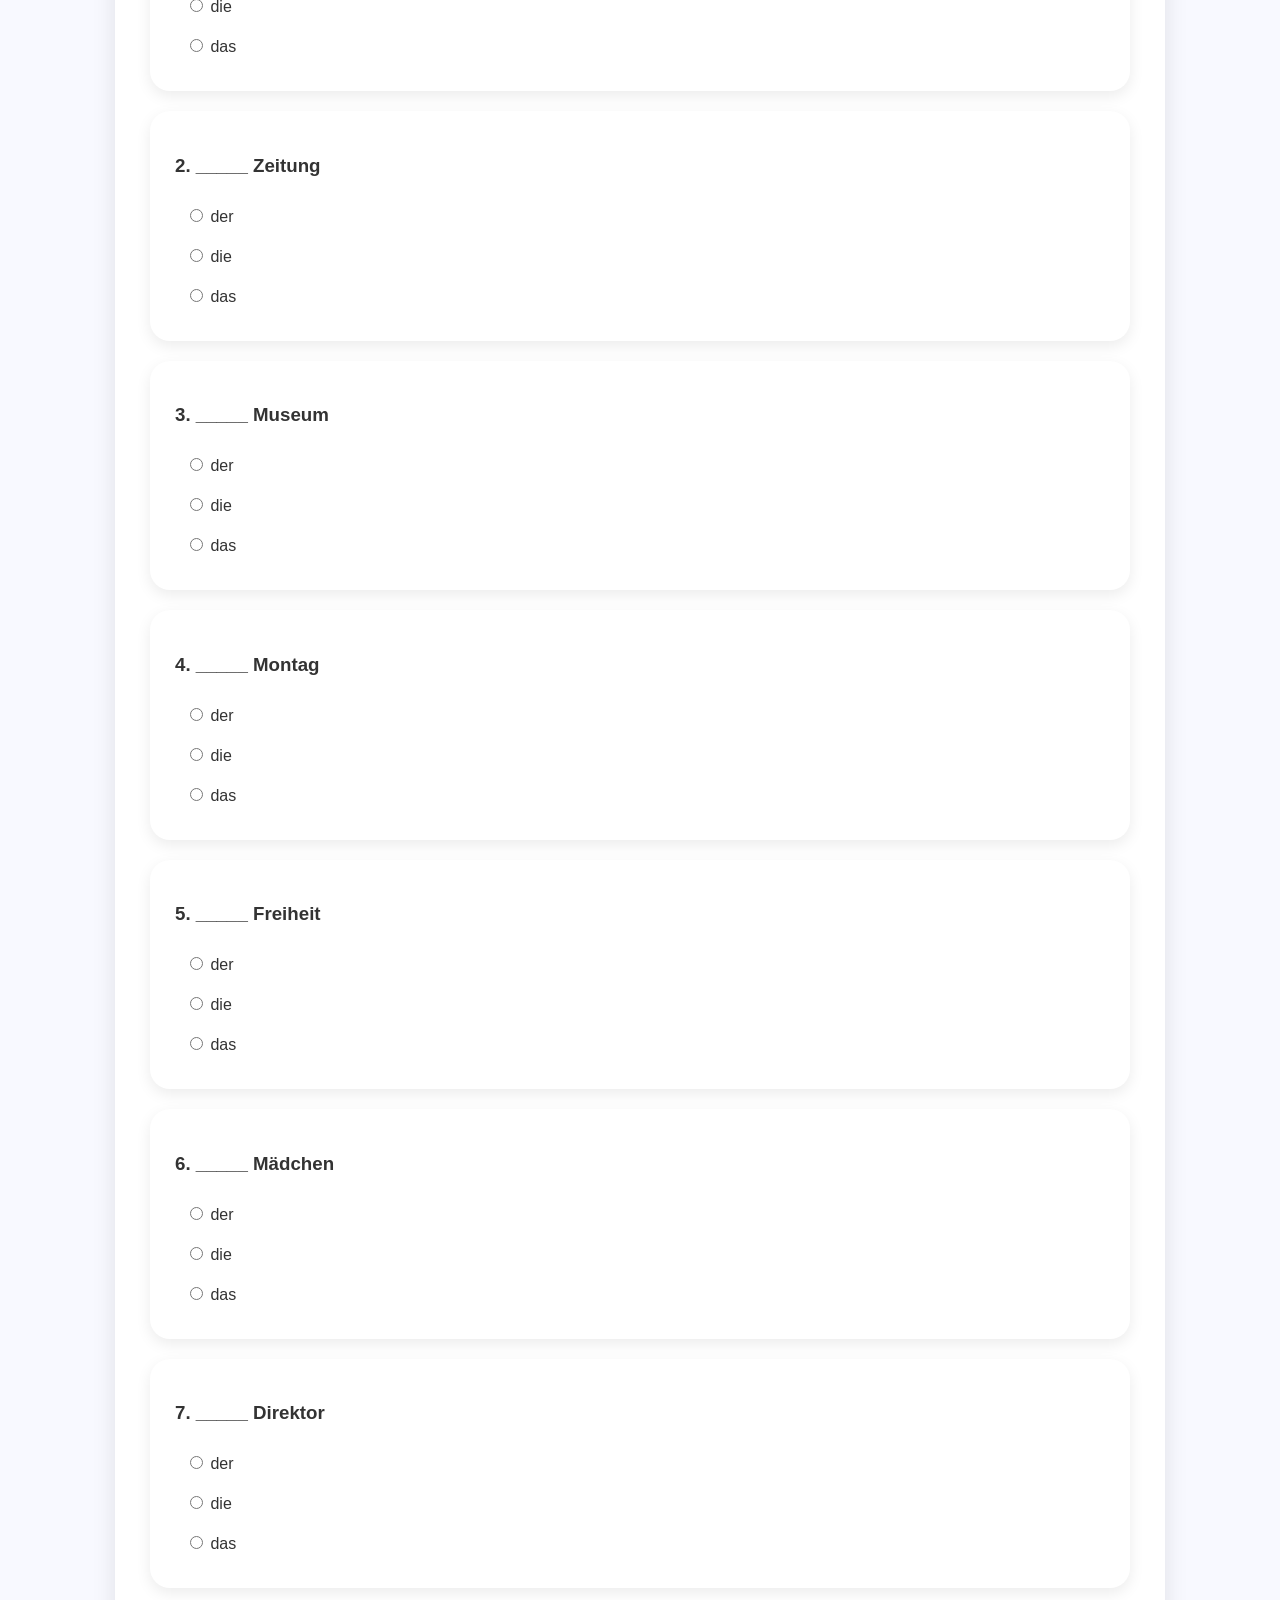
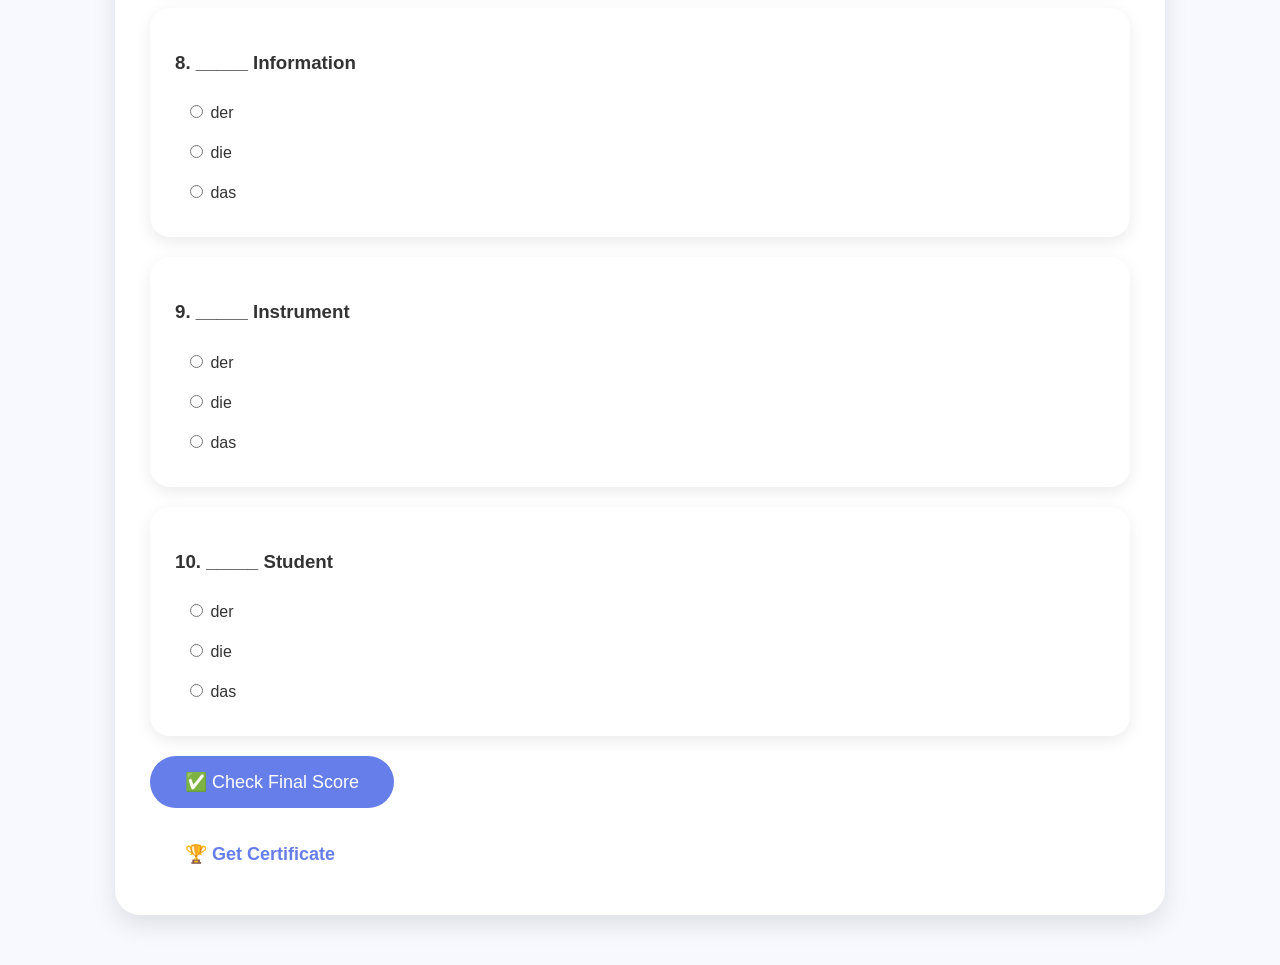
<file: mixed-quiz.html>
<!DOCTYPE html>
<html lang="en">

<head>

<meta charset="UTF-8">
<meta name="viewport" content="width=device-width, initial-scale=1.0">

<title>Mixed German Articles Quiz</title>

<link rel="stylesheet" href="style.css">

</head>


<body>
  </div>
  
<img src="mixed-mindmapping.png" alt="Mixed Mind Mapping" class="lesson-image">
  
  </div>
  
<div class="container">


<div class="lesson-box">



<h1>🌈 German Articles Master Quiz</h1>


<p>
Final challenge!
Choose the correct article:
<strong>DER, DIE or DAS</strong>.
</p>



<div class="question" data-answer="der">
<h3>1. _____ Computer</h3>

<label class="option">
<input type="radio" name="q1" value="der"> der
</label>

<label class="option">
<input type="radio" name="q1" value="die"> die
</label>

<label class="option">
<input type="radio" name="q1" value="das"> das
</label>
</div>




<div class="question" data-answer="die">
<h3>2. _____ Zeitung</h3>

<label class="option">
<input type="radio" name="q2" value="der"> der
</label>

<label class="option">
<input type="radio" name="q2" value="die"> die
</label>

<label class="option">
<input type="radio" name="q2" value="das"> das
</label>
</div>




<div class="question" data-answer="das">
<h3>3. _____ Museum</h3>

<label class="option">
<input type="radio" name="q3" value="der"> der
</label>

<label class="option">
<input type="radio" name="q3" value="die"> die
</label>

<label class="option">
<input type="radio" name="q3" value="das"> das
</label>
</div>




<div class="question" data-answer="der">
<h3>4. _____ Montag</h3>

<label class="option">
<input type="radio" name="q4" value="der"> der
</label>

<label class="option">
<input type="radio" name="q4" value="die"> die
</label>

<label class="option">
<input type="radio" name="q4" value="das"> das
</label>
</div>




<div class="question" data-answer="die">
<h3>5. _____ Freiheit</h3>

<label class="option">
<input type="radio" name="q5" value="der"> der
</label>

<label class="option">
<input type="radio" name="q5" value="die"> die
</label>

<label class="option">
<input type="radio" name="q5" value="das"> das
</label>
</div>




<div class="question" data-answer="das">
<h3>6. _____ Mädchen</h3>

<label class="option">
<input type="radio" name="q6" value="der"> der
</label>

<label class="option">
<input type="radio" name="q6" value="die"> die
</label>

<label class="option">
<input type="radio" name="q6" value="das"> das
</label>
</div>




<div class="question" data-answer="der">
<h3>7. _____ Direktor</h3>

<label class="option">
<input type="radio" name="q7" value="der"> der
</label>

<label class="option">
<input type="radio" name="q7" value="die"> die
</label>

<label class="option">
<input type="radio" name="q7" value="das"> das
</label>
</div>




<div class="question" data-answer="die">
<h3>8. _____ Information</h3>

<label class="option">
<input type="radio" name="q8" value="der"> der
</label>

<label class="option">
<input type="radio" name="q8" value="die"> die
</label>

<label class="option">
<input type="radio" name="q8" value="das"> das
</label>
</div>




<div class="question" data-answer="das">
<h3>9. _____ Instrument</h3>

<label class="option">
<input type="radio" name="q9" value="der"> der
</label>

<label class="option">
<input type="radio" name="q9" value="die"> die
</label>

<label class="option">
<input type="radio" name="q9" value="das"> das
</label>
</div>




<div class="question" data-answer="der">
<h3>10. _____ Student</h3>

<label class="option">
<input type="radio" name="q10" value="der"> der
</label>

<label class="option">
<input type="radio" name="q10" value="die"> die
</label>

<label class="option">
<input type="radio" name="q10" value="das"> das
</label>
</div>





<button class="quiz-btn" onclick="calculateQuiz()">

✅ Check Final Score

</button>



<div class="result"></div>



<br>


<a href="certificate.html" class="main-btn">

🏆 Get Certificate

</a>


</div>


</div>



<script src="script.js"></script>

</body>

</html>
</file>
<file: style.css>
*{
box-sizing:border-box;
font-family:"Arial",sans-serif;
}


body{
margin:0;
background:#f8f9ff;
color:#333;
}


.container{
max-width:1100px;
margin:auto;
padding:25px;
}


.hero{
background:linear-gradient(135deg,#667eea,#764ba2);
color:white;
text-align:center;
padding:80px 20px;
border-radius:0 0 40px 40px;
}


.hero h1{
font-size:48px;
margin-bottom:10px;
}


.hero h2{
font-size:30px;
}


.hero p{
font-size:20px;
max-width:700px;
margin:20px auto;
}


.main-btn{
display:inline-block;
background:white;
color:#667eea;
padding:15px 35px;
border-radius:30px;
text-decoration:none;
font-weight:bold;
font-size:18px;
margin-top:20px;
}


.section-title{
text-align:center;
font-size:35px;
margin:40px;
}


.cards{
display:grid;
grid-template-columns:repeat(auto-fit,minmax(280px,1fr));
gap:25px;
}


.card{
background:white;
padding:30px;
border-radius:25px;
box-shadow:0 10px 25px rgba(0,0,0,0.08);
transition:.3s;
}


.card:hover{
transform:translateY(-8px);
}


.card h3{
font-size:28px;
}


.card a{
display:inline-block;
margin-top:15px;
padding:12px 25px;
border-radius:25px;
text-decoration:none;
color:white;
font-weight:bold;
}


.intro{
border-top:8px solid #555;
}


.der{
border-top:8px solid #3b82f6;
}


.die{
border-top:8px solid #ec4899;
}


.das{
border-top:8px solid #eab308;
}


.mixed{
border-top:8px solid #8b5cf6;
}


.certificate{
border-top:8px solid #10b981;
}


.intro a{
background:#555;
}


.der a{
background:#3b82f6;
}


.die a{
background:#ec4899;
}


.das a{
background:#eab308;
}


.mixed a{
background:#8b5cf6;
}


.certificate a{
background:#10b981;
}



.lesson-box{
background:white;
padding:35px;
border-radius:25px;
box-shadow:0 10px 25px rgba(0,0,0,.1);
margin:25px 0;
}


.question{
background:white;
padding:25px;
border-radius:20px;
margin:20px 0;
box-shadow:0 5px 15px rgba(0,0,0,.08);
}


.option{
display:block;
padding:10px;
}


button{
border:none;
cursor:pointer;
}


.quiz-btn{
background:#667eea;
color:white;
padding:15px 35px;
border-radius:30px;
font-size:18px;
}


.correct{
background:#bbf7d0!important;
}


.wrong{
background:#fecaca!important;
}


.result{
display:none;
background:white;
padding:30px;
border-radius:25px;
text-align:center;
font-size:25px;
}



footer{
text-align:center;
padding:30px;
margin-top:40px;
}
</file>
